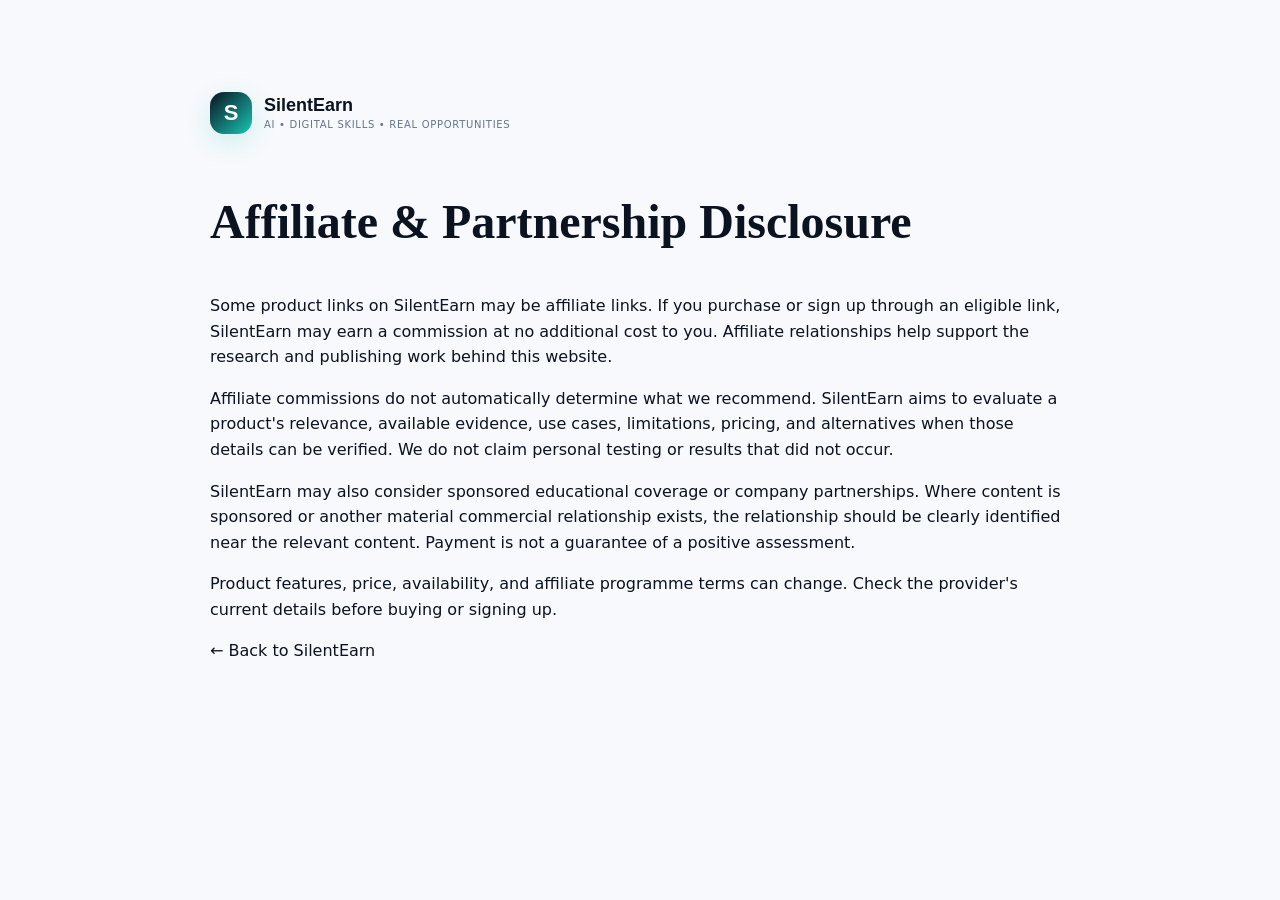
<file: affiliate-disclosure.html>
<!doctype html>
<html lang="en">
<head><meta charset="utf-8"><meta name="viewport" content="width=device-width,initial-scale=1"><meta name="description" content="SilentEarn's affiliate and sponsored-content disclosure policy."><meta name="theme-color" content="#0b1220"><title>Affiliate Disclosure — SilentEarn</title><link rel="icon" type="image/svg+xml" href="favicon.svg"><link rel="stylesheet" href="styles.css"></head>
<body><main class="section"><div class="container narrow">
<a class="brand" href="index.html"><span class="brand-mark">S</span><span class="brand-copy"><strong>SilentEarn</strong><small>AI • Digital Skills • Real Opportunities</small></span></a>
<h1 style="font-family:'Space Grotesk';font-size:clamp(36px,6vw,48px);margin-top:50px">Affiliate & Partnership Disclosure</h1>
<p>Some product links on SilentEarn may be affiliate links. If you purchase or sign up through an eligible link, SilentEarn may earn a commission at no additional cost to you. Affiliate relationships help support the research and publishing work behind this website.</p>
<p>Affiliate commissions do not automatically determine what we recommend. SilentEarn aims to evaluate a product's relevance, available evidence, use cases, limitations, pricing, and alternatives when those details can be verified. We do not claim personal testing or results that did not occur.</p>
<p>SilentEarn may also consider sponsored educational coverage or company partnerships. Where content is sponsored or another material commercial relationship exists, the relationship should be clearly identified near the relevant content. Payment is not a guarantee of a positive assessment.</p>
<p>Product features, price, availability, and affiliate programme terms can change. Check the provider's current details before buying or signing up.</p>
<p><a href="index.html">← Back to SilentEarn</a></p>
</div></main></body></html>
</file>
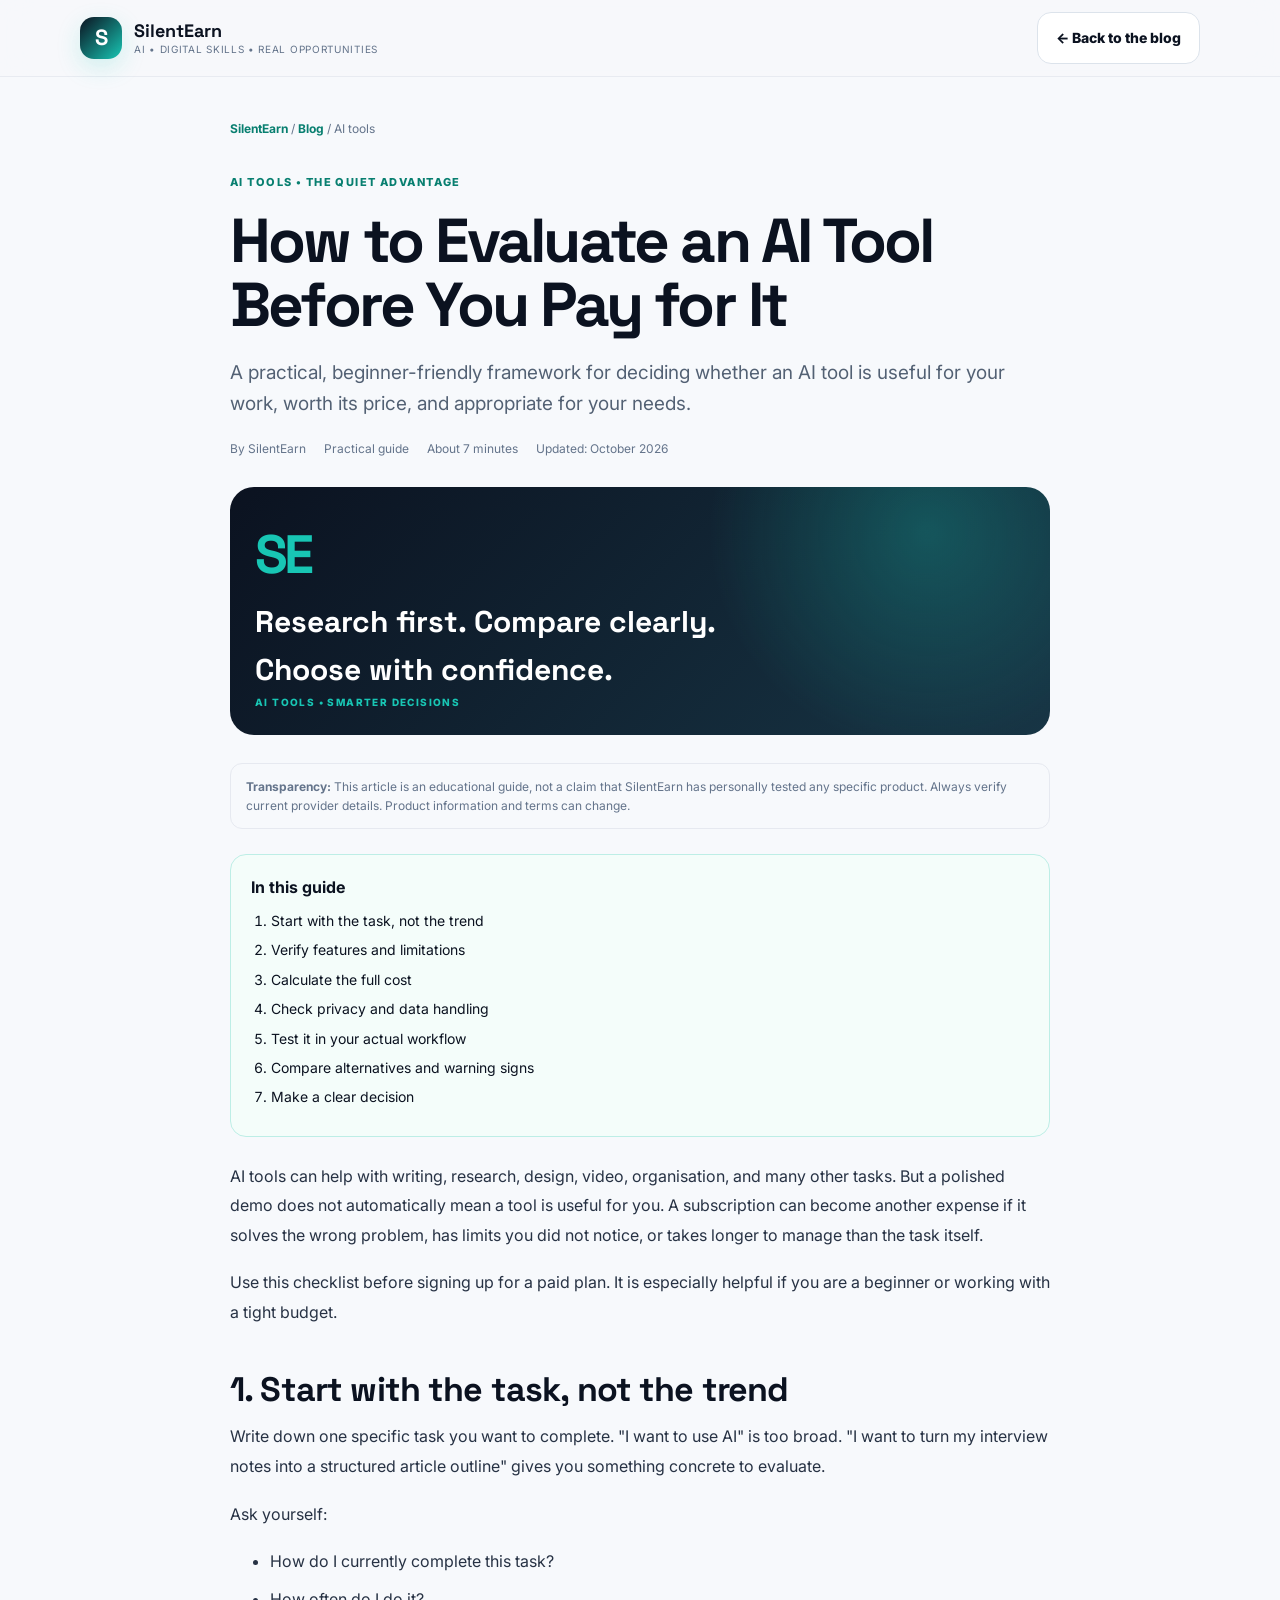
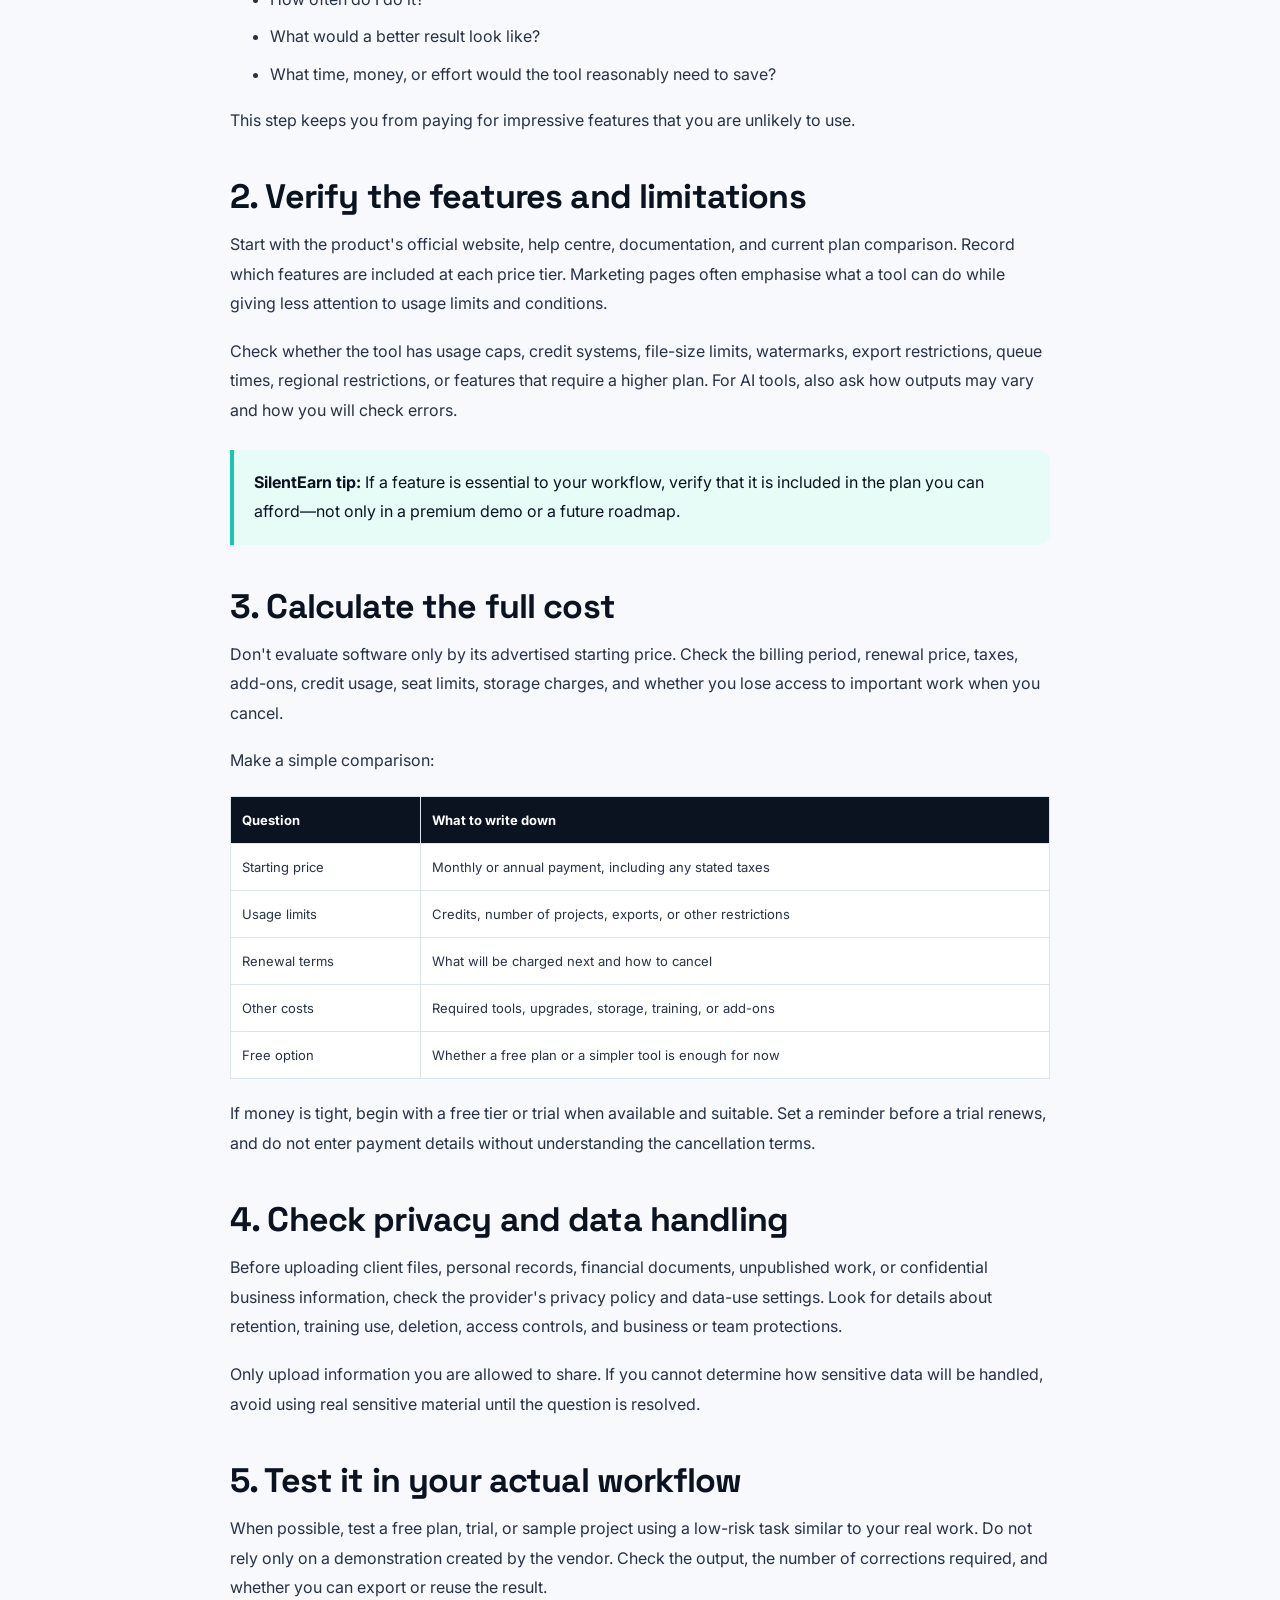
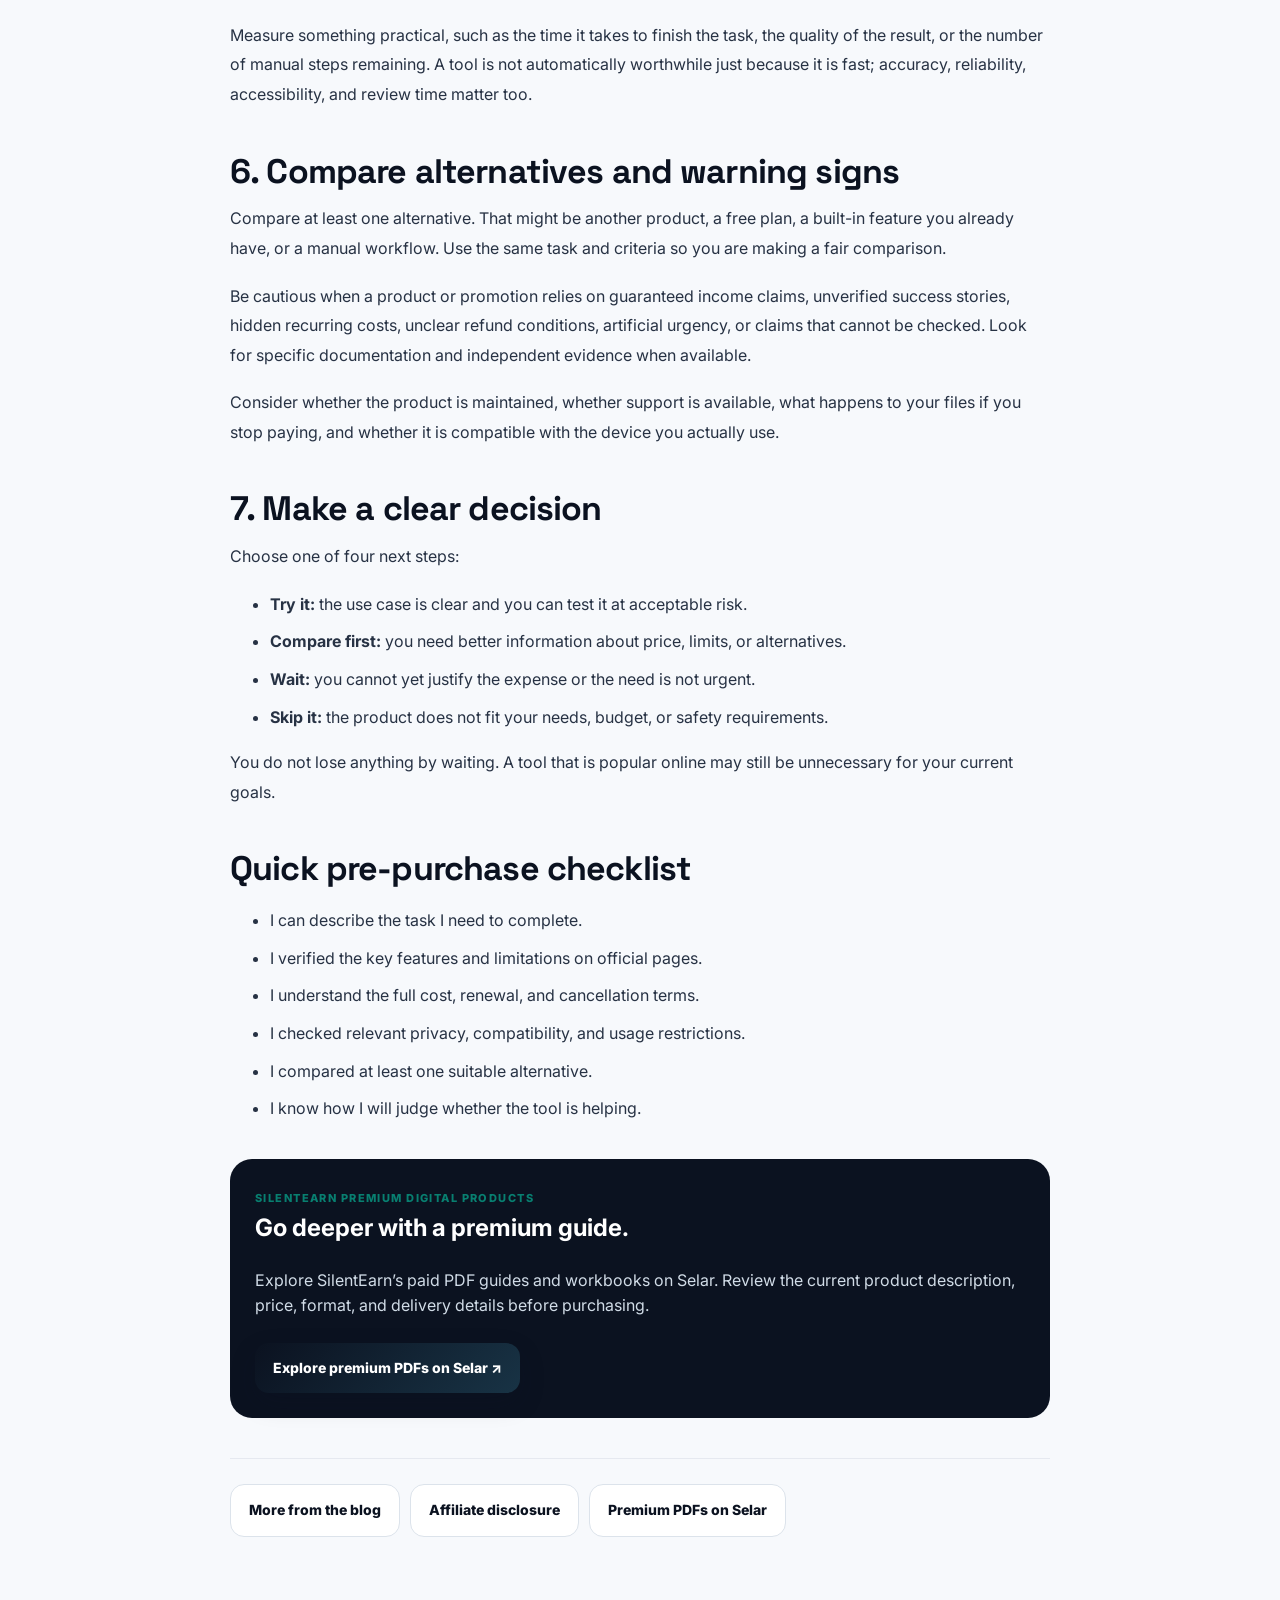
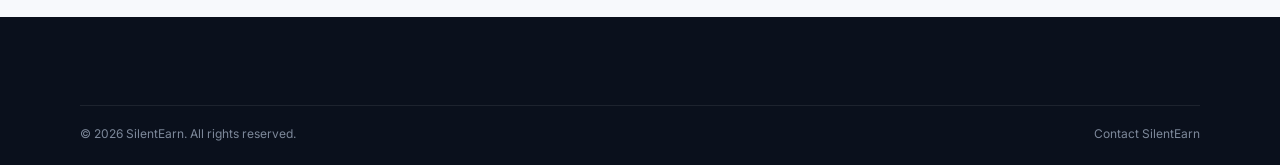
<file: how-to-evaluate-ai-tools-before-paying.html>
<!doctype html>
<html lang="en">
<head>
<meta charset="utf-8">
<meta name="viewport" content="width=device-width, initial-scale=1">
<meta name="theme-color" content="#0b1220">
<meta name="description" content="Learn how to evaluate an AI tool before paying: check the real use case, features, total cost, limits, privacy, terms, and alternatives.">
<meta name="keywords" content="how to evaluate AI tools, AI tool checklist, before paying for AI software, AI tool pricing, AI tool privacy, AI software comparison">
<meta property="og:title" content="How to Evaluate an AI Tool Before You Pay | SilentEarn">
<meta property="og:description" content="A practical checklist for comparing an AI tool's value, price, limitations, privacy, and alternatives before subscribing.">
<meta property="og:type" content="article">
<title>How to Evaluate an AI Tool Before You Pay | SilentEarn</title>
<link rel="icon" type="image/svg+xml" href="favicon.svg">
<link rel="preconnect" href="https://fonts.googleapis.com">
<link rel="preconnect" href="https://fonts.gstatic.com" crossorigin>
<link href="https://fonts.googleapis.com/css2?family=Inter:wght@400;500;600;700;800&family=Space+Grotesk:wght@500;600;700&display=swap" rel="stylesheet">
<link rel="stylesheet" href="styles.css">
<style>
.post-shell{max-width:860px;margin:0 auto;padding:42px 20px 80px}.post-breadcrumb{font-size:12px;color:#64748b;margin-bottom:30px}.post-breadcrumb a{color:#087f70;font-weight:700}.post-header .eyebrow{color:#087f70}.post-header h1{font-family:"Space Grotesk",sans-serif;font-size:clamp(36px,7vw,62px);line-height:1.04;letter-spacing:-.045em;margin:15px 0}.post-deck{font-size:19px;line-height:1.65;color:#536174}.post-meta{display:flex;flex-wrap:wrap;gap:10px 18px;margin:20px 0;color:#64748b;font-size:12px}.post-art{min-height:210px;border-radius:24px;background:radial-gradient(circle at 85% 18%,rgba(24,198,180,.28),transparent 30%),linear-gradient(135deg,#0b1220,#173545);display:flex;flex-direction:column;justify-content:space-between;padding:25px;color:white;margin:28px 0}.post-art .se-mark{font-family:"Space Grotesk",sans-serif;font-size:54px;font-weight:700;letter-spacing:-.08em;color:#18c6b4}.post-art small{font-size:10px;font-weight:800;letter-spacing:.14em;color:#18c6b4}.post-art strong{font-family:"Space Grotesk",sans-serif;font-size:clamp(20px,4vw,30px);max-width:500px}.post-disclosure{background:#f7f9fc;border:1px solid #e6e9f0;border-radius:12px;padding:13px 15px;font-size:12px;color:#64748b}.post-toc{background:#f4fdfa;border:1px solid #bdeee6;border-radius:16px;padding:20px;margin:25px 0}.post-toc strong{display:block;margin-bottom:9px}.post-toc ol{margin:0;padding-left:20px}.post-toc li{margin:7px 0;font-size:14px}.post-content{font-size:16px;line-height:1.85;color:#273244}.post-content h2{font-family:"Space Grotesk",sans-serif;font-size:clamp(25px,4vw,34px);line-height:1.2;color:#0b1220;letter-spacing:-.025em;margin:42px 0 12px;scroll-margin-top:90px}.post-content h3{font-family:"Space Grotesk",sans-serif;font-size:20px;color:#0b1220;margin:25px 0 8px}.post-content p{margin:0 0 18px}.post-content li{margin:8px 0}.post-content a{color:#087f70;text-decoration:underline;text-underline-offset:3px}.post-callout{background:#e7fbf7;border-left:4px solid #18c6b4;border-radius:0 12px 12px 0;padding:18px 20px;margin:24px 0;color:#0b1220}.post-table{border-collapse:collapse;width:100%;margin:20px 0}.post-table th,.post-table td{border:1px solid #dce5ec;padding:11px;text-align:left;vertical-align:top;font-size:13px}.post-table th{background:#0b1220;color:white}.post-table td{background:white}.post-cta{border-radius:22px;padding:25px;background:#0b1220;color:white;margin:35px 0}.post-cta h2{margin-top:0!important;color:white!important}.post-cta p{color:#d1dce7}.post-cta .btn{margin-top:8px}.post-footer-links{display:flex;gap:10px;flex-wrap:wrap;border-top:1px solid #e6e9f0;padding-top:25px;margin-top:40px}
@media(max-width:600px){.post-shell{padding:25px 16px 55px}.post-deck{font-size:17px}.post-art{min-height:180px}.post-table th,.post-table td{padding:7px;font-size:11px}}
</style>
</head>
<body>
<header class="site-header"><div class="container nav-wrap"><a class="brand" href="index.html"><span class="brand-mark">S</span><span class="brand-copy"><strong>SilentEarn</strong><small>AI • Digital Skills • Real Opportunities</small></span></a><a class="btn btn-secondary" href="index.html#articles">← Back to the blog</a></div></header>
<main class="post-shell">
  <div class="post-breadcrumb"><a href="index.html">SilentEarn</a> / <a href="index.html#articles">Blog</a> / AI tools</div>
  <header class="post-header">
    <span class="eyebrow">AI TOOLS • THE QUIET ADVANTAGE</span>
    <h1>How to Evaluate an AI Tool Before You Pay for It</h1>
    <p class="post-deck">A practical, beginner-friendly framework for deciding whether an AI tool is useful for your work, worth its price, and appropriate for your needs.</p>
    <div class="post-meta"><span>By SilentEarn</span><span>Practical guide</span><span>About 7 minutes</span><span>Updated: October 2026</span></div>
  </header>
  <div class="post-art" role="img" aria-label="SilentEarn editorial artwork about researching AI tools"><span class="se-mark">SE</span><strong>Research first. Compare clearly. Choose with confidence.</strong><small>AI TOOLS • SMARTER DECISIONS</small></div>
  <p class="post-disclosure"><strong>Transparency:</strong> This article is an educational guide, not a claim that SilentEarn has personally tested any specific product. Always verify current provider details. Product information and terms can change.</p>
  <nav class="post-toc" aria-label="Table of contents"><strong>In this guide</strong><ol>
    <li><a href="#task">Start with the task, not the trend</a></li>
    <li><a href="#features">Verify features and limitations</a></li>
    <li><a href="#cost">Calculate the full cost</a></li>
    <li><a href="#privacy">Check privacy and data handling</a></li>
    <li><a href="#fit">Test it in your actual workflow</a></li>
    <li><a href="#alternatives">Compare alternatives and warning signs</a></li>
    <li><a href="#decision">Make a clear decision</a></li>
  </ol></nav>
  <article class="post-content">
    <p>AI tools can help with writing, research, design, video, organisation, and many other tasks. But a polished demo does not automatically mean a tool is useful for you. A subscription can become another expense if it solves the wrong problem, has limits you did not notice, or takes longer to manage than the task itself.</p>
    <p>Use this checklist before signing up for a paid plan. It is especially helpful if you are a beginner or working with a tight budget.</p>

    <h2 id="task">1. Start with the task, not the trend</h2>
    <p>Write down one specific task you want to complete. "I want to use AI" is too broad. "I want to turn my interview notes into a structured article outline" gives you something concrete to evaluate.</p>
    <p>Ask yourself:</p>
    <ul><li>How do I currently complete this task?</li><li>How often do I do it?</li><li>What would a better result look like?</li><li>What time, money, or effort would the tool reasonably need to save?</li></ul>
    <p>This step keeps you from paying for impressive features that you are unlikely to use.</p>

    <h2 id="features">2. Verify the features and limitations</h2>
    <p>Start with the product's official website, help centre, documentation, and current plan comparison. Record which features are included at each price tier. Marketing pages often emphasise what a tool can do while giving less attention to usage limits and conditions.</p>
    <p>Check whether the tool has usage caps, credit systems, file-size limits, watermarks, export restrictions, queue times, regional restrictions, or features that require a higher plan. For AI tools, also ask how outputs may vary and how you will check errors.</p>
    <div class="post-callout"><strong>SilentEarn tip:</strong> If a feature is essential to your workflow, verify that it is included in the plan you can afford—not only in a premium demo or a future roadmap.</div>

    <h2 id="cost">3. Calculate the full cost</h2>
    <p>Don't evaluate software only by its advertised starting price. Check the billing period, renewal price, taxes, add-ons, credit usage, seat limits, storage charges, and whether you lose access to important work when you cancel.</p>
    <p>Make a simple comparison:</p>
    <table class="post-table"><thead><tr><th>Question</th><th>What to write down</th></tr></thead><tbody><tr><td>Starting price</td><td>Monthly or annual payment, including any stated taxes</td></tr><tr><td>Usage limits</td><td>Credits, number of projects, exports, or other restrictions</td></tr><tr><td>Renewal terms</td><td>What will be charged next and how to cancel</td></tr><tr><td>Other costs</td><td>Required tools, upgrades, storage, training, or add-ons</td></tr><tr><td>Free option</td><td>Whether a free plan or a simpler tool is enough for now</td></tr></tbody></table>
    <p>If money is tight, begin with a free tier or trial when available and suitable. Set a reminder before a trial renews, and do not enter payment details without understanding the cancellation terms.</p>

    <h2 id="privacy">4. Check privacy and data handling</h2>
    <p>Before uploading client files, personal records, financial documents, unpublished work, or confidential business information, check the provider's privacy policy and data-use settings. Look for details about retention, training use, deletion, access controls, and business or team protections.</p>
    <p>Only upload information you are allowed to share. If you cannot determine how sensitive data will be handled, avoid using real sensitive material until the question is resolved.</p>

    <h2 id="fit">5. Test it in your actual workflow</h2>
    <p>When possible, test a free plan, trial, or sample project using a low-risk task similar to your real work. Do not rely only on a demonstration created by the vendor. Check the output, the number of corrections required, and whether you can export or reuse the result.</p>
    <p>Measure something practical, such as the time it takes to finish the task, the quality of the result, or the number of manual steps remaining. A tool is not automatically worthwhile just because it is fast; accuracy, reliability, accessibility, and review time matter too.</p>

    <h2 id="alternatives">6. Compare alternatives and warning signs</h2>
    <p>Compare at least one alternative. That might be another product, a free plan, a built-in feature you already have, or a manual workflow. Use the same task and criteria so you are making a fair comparison.</p>
    <p>Be cautious when a product or promotion relies on guaranteed income claims, unverified success stories, hidden recurring costs, unclear refund conditions, artificial urgency, or claims that cannot be checked. Look for specific documentation and independent evidence when available.</p>
    <p>Consider whether the product is maintained, whether support is available, what happens to your files if you stop paying, and whether it is compatible with the device you actually use.</p>

    <h2 id="decision">7. Make a clear decision</h2>
    <p>Choose one of four next steps:</p>
    <ul><li><strong>Try it:</strong> the use case is clear and you can test it at acceptable risk.</li><li><strong>Compare first:</strong> you need better information about price, limits, or alternatives.</li><li><strong>Wait:</strong> you cannot yet justify the expense or the need is not urgent.</li><li><strong>Skip it:</strong> the product does not fit your needs, budget, or safety requirements.</li></ul>
    <p>You do not lose anything by waiting. A tool that is popular online may still be unnecessary for your current goals.</p>

    <h2>Quick pre-purchase checklist</h2>
    <ul><li>I can describe the task I need to complete.</li><li>I verified the key features and limitations on official pages.</li><li>I understand the full cost, renewal, and cancellation terms.</li><li>I checked relevant privacy, compatibility, and usage restrictions.</li><li>I compared at least one suitable alternative.</li><li>I know how I will judge whether the tool is helping.</li></ul>
  </article>
  <div class="post-cta"><span class="eyebrow">SILENTEARN PREMIUM DIGITAL PRODUCTS</span><h2>Go deeper with a premium guide.</h2><p>Explore SilentEarn’s paid PDF guides and workbooks on Selar. Review the current product description, price, format, and delivery details before purchasing.</p><a class="btn btn-primary" href="https://selar.com/m/SilentEarn" target="_blank" rel="noopener">Explore premium PDFs on Selar ↗</a></div>
  <div class="post-footer-links"><a class="btn btn-secondary" href="index.html#articles">More from the blog</a><a class="btn btn-secondary" href="affiliate-disclosure.html">Affiliate disclosure</a><a class="btn btn-secondary" href="https://selar.com/m/SilentEarn" target="_blank" rel="noopener">Premium PDFs on Selar</a></div>
</main>
<footer class="site-footer"><div class="container footer-bottom"><span>© <span id="year"></span> SilentEarn. All rights reserved.</span><a href="mailto:SilentEarnn@gmail.com">Contact SilentEarn</a></div></footer>
<script>document.getElementById('year').textContent=new Date().getFullYear();</script>
</body></html>
</file>
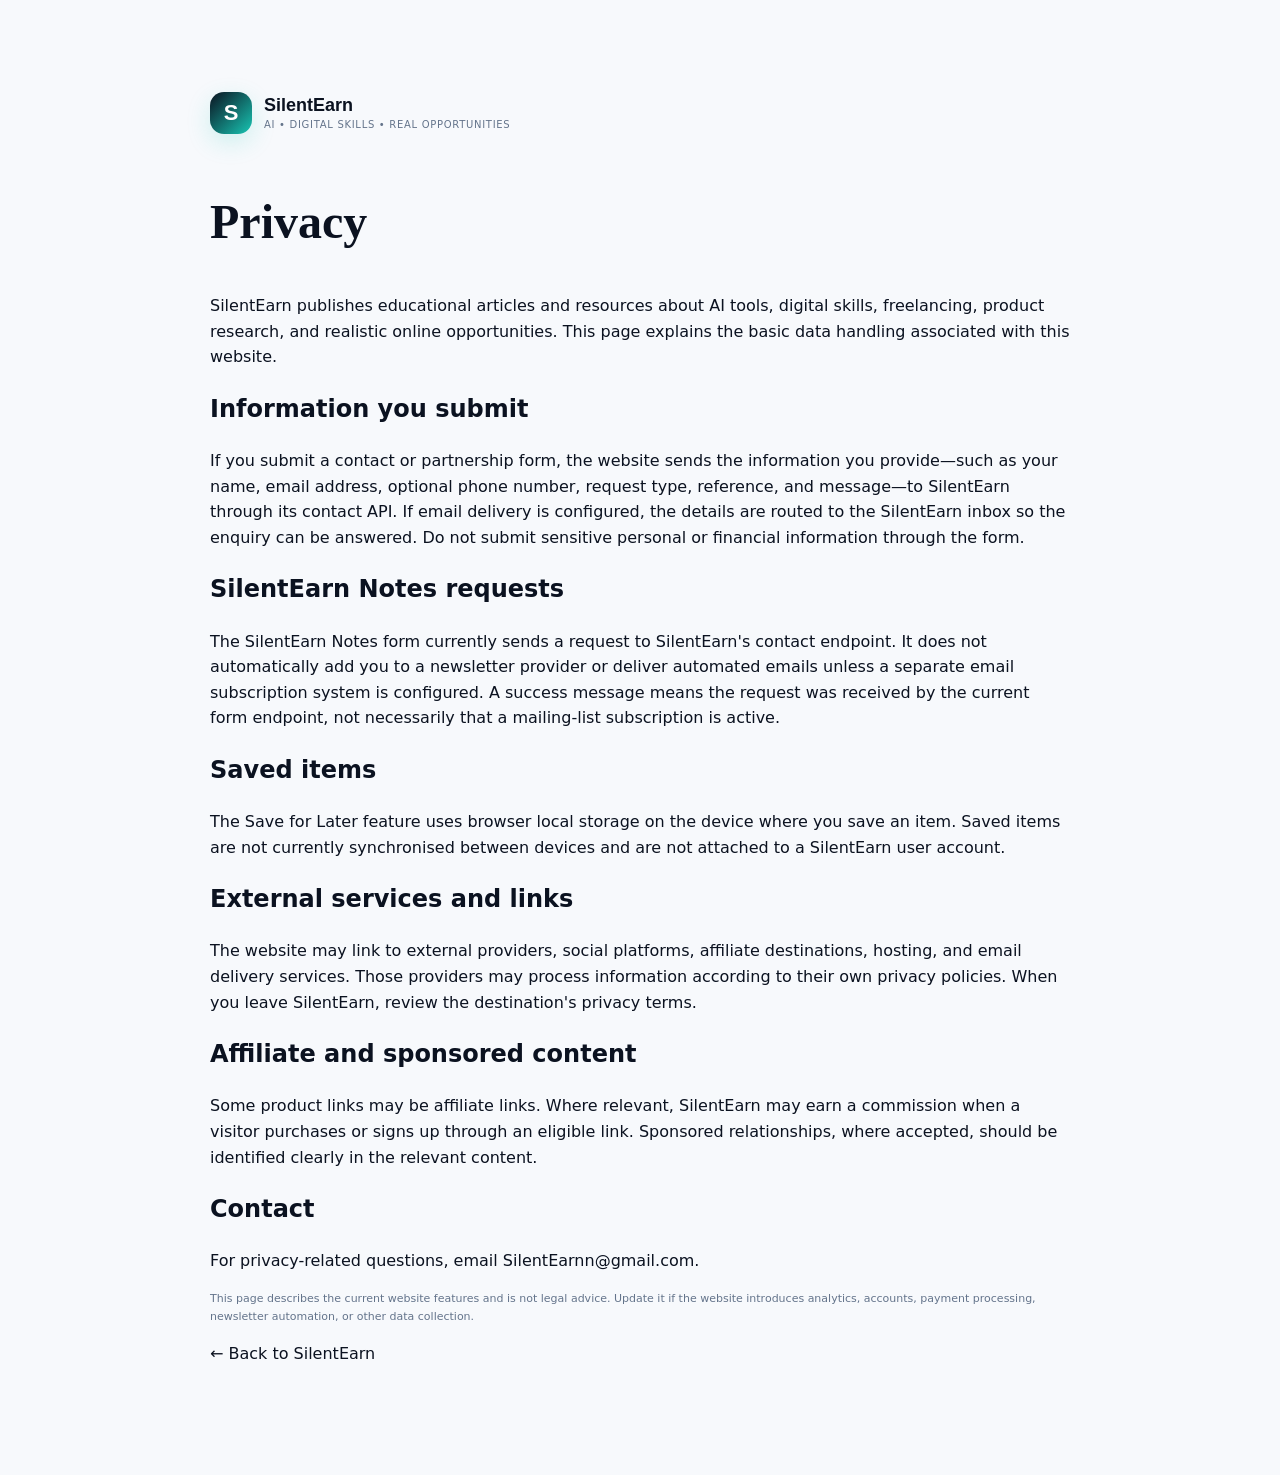
<file: privacy.html>
<!doctype html>
<html lang="en">
<head><meta charset="utf-8"><meta name="viewport" content="width=device-width,initial-scale=1"><meta name="description" content="SilentEarn privacy information for website forms, saved items, and external links."><meta name="theme-color" content="#0b1220"><title>Privacy — SilentEarn</title><link rel="icon" type="image/svg+xml" href="favicon.svg"><link rel="stylesheet" href="styles.css"></head>
<body><main class="section"><div class="container narrow">
<a class="brand" href="index.html"><span class="brand-mark">S</span><span class="brand-copy"><strong>SilentEarn</strong><small>AI • Digital Skills • Real Opportunities</small></span></a>
<h1 style="font-family:'Space Grotesk';font-size:clamp(36px,6vw,48px);margin-top:50px">Privacy</h1>
<p>SilentEarn publishes educational articles and resources about AI tools, digital skills, freelancing, product research, and realistic online opportunities. This page explains the basic data handling associated with this website.</p>
<h2>Information you submit</h2>
<p>If you submit a contact or partnership form, the website sends the information you provide—such as your name, email address, optional phone number, request type, reference, and message—to SilentEarn through its contact API. If email delivery is configured, the details are routed to the SilentEarn inbox so the enquiry can be answered. Do not submit sensitive personal or financial information through the form.</p>
<h2>SilentEarn Notes requests</h2>
<p>The SilentEarn Notes form currently sends a request to SilentEarn's contact endpoint. It does not automatically add you to a newsletter provider or deliver automated emails unless a separate email subscription system is configured. A success message means the request was received by the current form endpoint, not necessarily that a mailing-list subscription is active.</p>
<h2>Saved items</h2>
<p>The Save for Later feature uses browser local storage on the device where you save an item. Saved items are not currently synchronised between devices and are not attached to a SilentEarn user account.</p>
<h2>External services and links</h2>
<p>The website may link to external providers, social platforms, affiliate destinations, hosting, and email delivery services. Those providers may process information according to their own privacy policies. When you leave SilentEarn, review the destination's privacy terms.</p>
<h2>Affiliate and sponsored content</h2>
<p>Some product links may be affiliate links. Where relevant, SilentEarn may earn a commission when a visitor purchases or signs up through an eligible link. Sponsored relationships, where accepted, should be identified clearly in the relevant content.</p>
<h2>Contact</h2>
<p>For privacy-related questions, email <a href="mailto:SilentEarnn@gmail.com">SilentEarnn@gmail.com</a>.</p>
<p class="small-note">This page describes the current website features and is not legal advice. Update it if the website introduces analytics, accounts, payment processing, newsletter automation, or other data collection.</p>
<p><a href="index.html">← Back to SilentEarn</a></p>
</div></main></body></html>
</file>
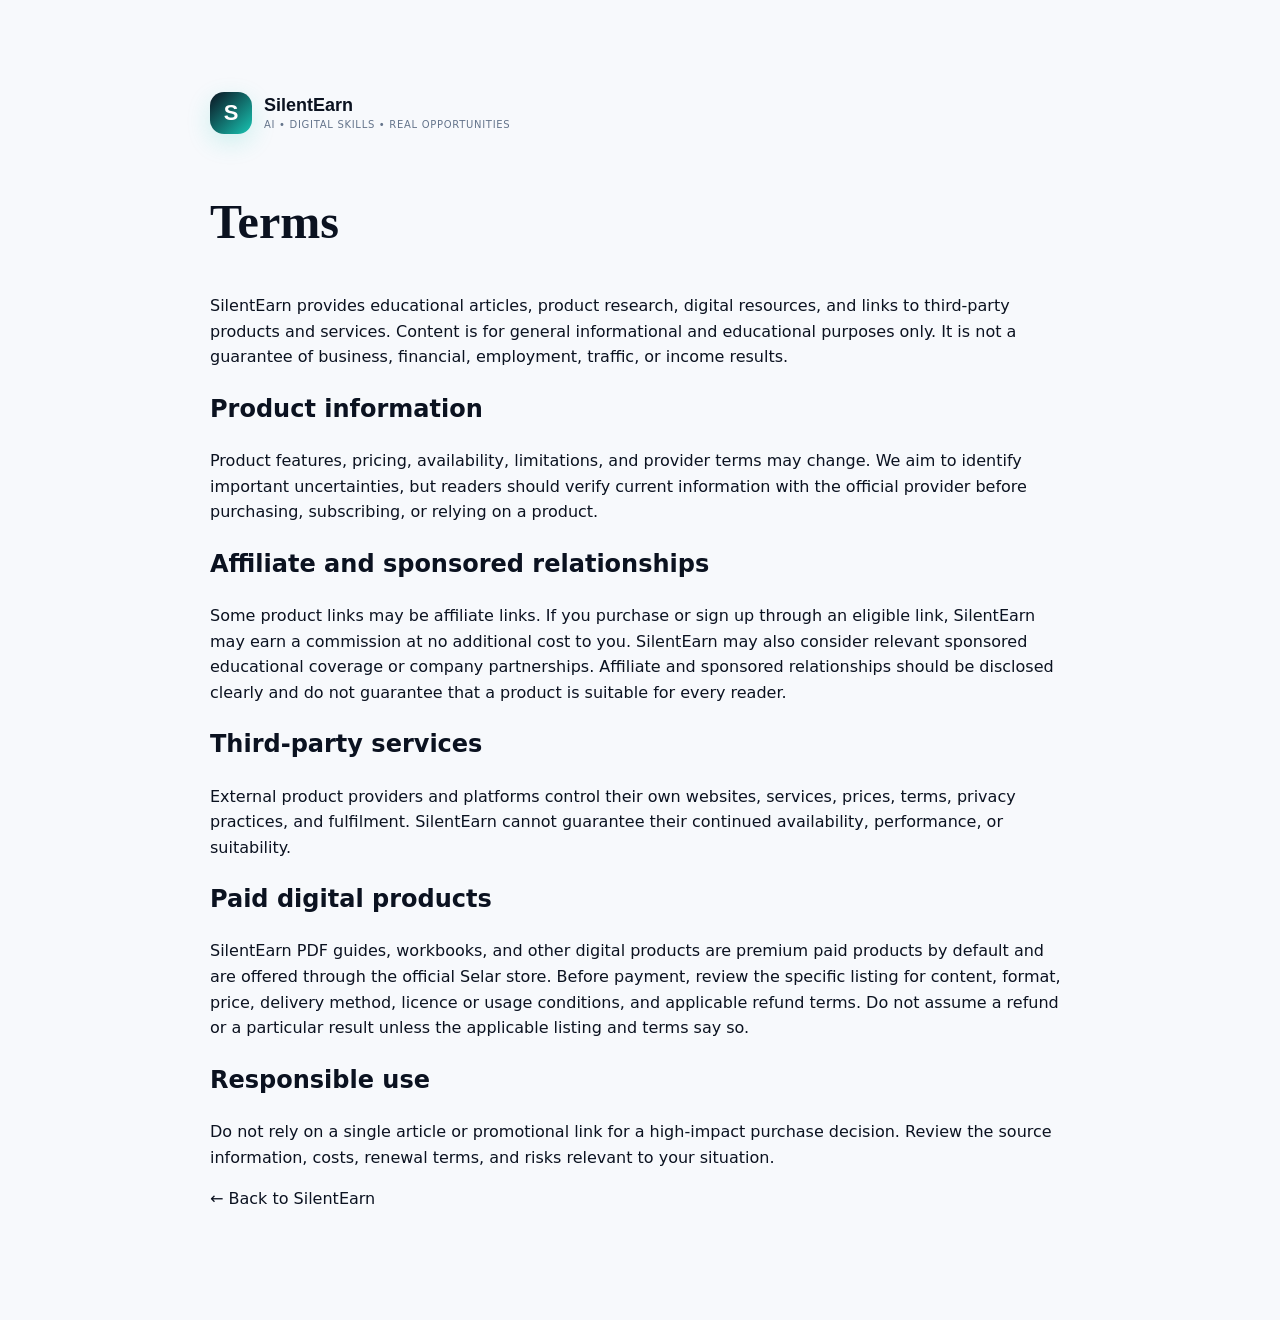
<file: terms.html>
<!doctype html>
<html lang="en">
<head><meta charset="utf-8"><meta name="viewport" content="width=device-width,initial-scale=1"><meta name="description" content="Terms for using the SilentEarn digital publishing website and resources."><meta name="theme-color" content="#0b1220"><title>Terms — SilentEarn</title><link rel="icon" type="image/svg+xml" href="favicon.svg"><link rel="stylesheet" href="styles.css"></head>
<body><main class="section"><div class="container narrow">
<a class="brand" href="index.html"><span class="brand-mark">S</span><span class="brand-copy"><strong>SilentEarn</strong><small>AI • Digital Skills • Real Opportunities</small></span></a>
<h1 style="font-family:'Space Grotesk';font-size:clamp(36px,6vw,48px);margin-top:50px">Terms</h1>
<p>SilentEarn provides educational articles, product research, digital resources, and links to third-party products and services. Content is for general informational and educational purposes only. It is not a guarantee of business, financial, employment, traffic, or income results.</p>
<h2>Product information</h2>
<p>Product features, pricing, availability, limitations, and provider terms may change. We aim to identify important uncertainties, but readers should verify current information with the official provider before purchasing, subscribing, or relying on a product.</p>
<h2>Affiliate and sponsored relationships</h2>
<p>Some product links may be affiliate links. If you purchase or sign up through an eligible link, SilentEarn may earn a commission at no additional cost to you. SilentEarn may also consider relevant sponsored educational coverage or company partnerships. Affiliate and sponsored relationships should be disclosed clearly and do not guarantee that a product is suitable for every reader.</p>
<h2>Third-party services</h2>
<p>External product providers and platforms control their own websites, services, prices, terms, privacy practices, and fulfilment. SilentEarn cannot guarantee their continued availability, performance, or suitability.</p>
<h2>Paid digital products</h2>
<p>SilentEarn PDF guides, workbooks, and other digital products are premium paid products by default and are offered through the official Selar store. Before payment, review the specific listing for content, format, price, delivery method, licence or usage conditions, and applicable refund terms. Do not assume a refund or a particular result unless the applicable listing and terms say so.</p>
<h2>Responsible use</h2>
<p>Do not rely on a single article or promotional link for a high-impact purchase decision. Review the source information, costs, renewal terms, and risks relevant to your situation.</p>
<p><a href="index.html">← Back to SilentEarn</a></p>
</div></main></body></html>
</file>
<file: styles.css>
:root{
  --bg:#f7f8fb; --surface:#ffffff; --ink:#0b1220; --muted:#5b6475; --line:#e6e9f0;
  --brand:#18c6b4; --brand-2:#5eead4; --dark:#0b1220; --dark-2:#151e32; --success:#138a5e; --danger:#b42318;
  --radius:22px; --shadow:0 16px 50px rgba(11,18,32,.10); --shadow-soft:0 8px 28px rgba(11,18,32,.07);
}
*{box-sizing:border-box}
html{scroll-behavior:smooth}
body{margin:0;font-family:Inter,system-ui,sans-serif;color:var(--ink);background:var(--bg);line-height:1.6}
a{color:inherit;text-decoration:none}
button,input,textarea,select{font:inherit}
.container{width:min(1120px,calc(100% - 40px));margin:0 auto}
.narrow{width:min(860px,calc(100% - 40px))}
.section{padding:92px 0}
.soft-section{background:#eef1f7}
.dark-section{background:linear-gradient(135deg,#0b1220,#18233b);color:#fff}
.dark-heading p{color:#bcc7d8}
.site-header{position:sticky;top:0;z-index:50;background:rgba(247,248,251,.90);backdrop-filter:blur(16px);border-bottom:1px solid rgba(230,233,240,.9)}
.nav-wrap{display:flex;align-items:center;justify-content:space-between;min-height:76px}
.brand{display:flex;gap:12px;align-items:center}
.brand-mark{width:42px;height:42px;border-radius:14px;display:grid;place-items:center;color:#fff;font-family:"Space Grotesk",sans-serif;font-size:22px;font-weight:700;background:linear-gradient(135deg,var(--brand),var(--brand-2));box-shadow:0 8px 24px rgba(24,198,180,.24)}
.brand-copy{display:flex;flex-direction:column;line-height:1.1}
.brand-copy strong{font-family:"Space Grotesk",sans-serif;font-size:18px}
.brand-copy small{margin-top:4px;font-size:10px;color:var(--muted);letter-spacing:.07em;text-transform:uppercase}
.site-nav{display:flex;gap:18px;align-items:center;font-size:13px;font-weight:700}
.site-nav a{transition:.2s}
.site-nav a:hover{color:var(--brand)}
.nav-cta{padding:10px 14px;border-radius:999px;background:var(--dark);color:#fff!important}
.menu-toggle{display:none;background:none;border:0;font-size:26px}
.hero{padding:90px 0 76px;background:radial-gradient(circle at 15% 15%,rgba(109,93,252,.10),transparent 35%),radial-gradient(circle at 80% 20%,rgba(0,194,168,.10),transparent 32%)}
.hero-grid{display:grid;grid-template-columns:1.08fr .92fr;gap:64px;align-items:center}
.eyebrow{display:inline-flex;gap:8px;align-items:center;font-size:11px;font-weight:800;letter-spacing:.13em;color:#6f7481;text-transform:uppercase}
.hero h1{font-family:"Space Grotesk",sans-serif;font-size:clamp(48px,7vw,78px);line-height:1.02;letter-spacing:-.045em;margin:18px 0}
.hero h1 span{background:linear-gradient(120deg,var(--brand),var(--brand-2));-webkit-background-clip:text;background-clip:text;color:transparent}
.hero-copy{font-size:19px;color:var(--muted);max-width:700px}
.hero-actions{display:flex;flex-wrap:wrap;gap:12px;margin:28px 0}
.btn{display:inline-flex;align-items:center;justify-content:center;gap:10px;border:0;border-radius:14px;padding:14px 18px;font-weight:800;font-size:14px;cursor:pointer;transition:.2s}
.btn:hover{transform:translateY(-1px)}
.btn-primary{background:var(--dark);color:#fff;box-shadow:0 10px 26px rgba(11,18,32,.18)}
.btn-secondary{background:#fff;border:1px solid var(--line)}
.btn-whatsapp{background:#11b76b;color:#fff}
.trust-row{display:flex;gap:10px;flex-wrap:wrap;font-size:12px;color:#697384}
.trust-row span{background:#fff;border:1px solid var(--line);border-radius:999px;padding:7px 10px}
.hero-card{min-height:420px;border-radius:30px;position:relative;overflow:hidden;background:linear-gradient(145deg,#10182b,#202e4a);box-shadow:0 34px 70px rgba(11,18,32,.2)}
.orb{position:absolute;border-radius:999px;filter:blur(4px);opacity:.4}
.orb-one{width:220px;height:220px;right:-50px;top:-40px;background:#18c6b4}
.orb-two{width:180px;height:180px;left:-60px;bottom:-30px;background:#5eead4}
.hero-panel{position:absolute;inset:30px;display:flex;flex-direction:column;gap:12px;padding:22px;border-radius:24px;background:rgba(8,14,27,.65);backdrop-filter:blur(18px);border:1px solid rgba(255,255,255,.12)}
.panel-top{font-size:12px;color:#d8def0;margin-bottom:6px;letter-spacing:.08em;text-transform:uppercase}
.status-dot{display:inline-block;width:8px;height:8px;border-radius:999px;background:#25d68a;margin-right:6px}
.stack-item{display:flex;align-items:center;gap:14px;padding:16px;border-radius:18px;background:rgba(255,255,255,.06);border:1px solid rgba(255,255,255,.08)}
.stack-item>span{font-size:24px}.stack-item div{display:flex;flex-direction:column}.stack-item strong{color:#fff}.stack-item small{color:#9da8bd;margin-top:2px}
.stats-section{padding:22px 0;background:#fff;border-top:1px solid var(--line);border-bottom:1px solid var(--line)}
.stats-grid{display:grid;grid-template-columns:repeat(4,1fr);gap:0}
.stats-grid>div{display:flex;align-items:center;gap:12px;padding:8px 18px;border-right:1px solid var(--line)}
.stats-grid>div:last-child{border-right:0}.stats-grid strong{font-family:"Space Grotesk";font-size:20px;color:var(--brand)}.stats-grid span{font-size:13px;font-weight:700}
.section-heading{display:flex;align-items:end;justify-content:space-between;gap:30px;margin-bottom:36px}
.section-heading.centered{display:block;text-align:center;max-width:780px;margin-inline:auto;margin-bottom:40px}
.section-heading h2{font-family:"Space Grotesk",sans-serif;font-size:clamp(34px,4vw,48px);line-height:1.05;letter-spacing:-.03em;margin:10px 0}
.section-heading p{max-width:560px;color:var(--muted);margin:0}
.subsection-heading{display:flex;align-items:end;justify-content:space-between;gap:30px;margin:58px 0 24px}
.subsection-heading h3{font-family:"Space Grotesk";font-size:30px;line-height:1;margin:9px 0 0}.subsection-heading p{max-width:520px;color:var(--muted);margin:0}
.video-grid{display:grid;grid-template-columns:repeat(3,1fr);gap:20px}
.video-card{background:#fff;border:1px solid var(--line);border-radius:24px;overflow:hidden;box-shadow:var(--shadow-soft);display:flex;flex-direction:column}
.video-thumb{aspect-ratio:16/9;position:relative;display:grid;place-items:center;background:linear-gradient(135deg,#10182b,#24365d);overflow:hidden}
.video-thumb:before{content:"";position:absolute;inset:0;background:radial-gradient(circle at 20% 20%,rgba(109,93,252,.55),transparent 35%),radial-gradient(circle at 80% 80%,rgba(0,194,168,.4),transparent 32%)}
.video-thumb img{width:100%;height:100%;object-fit:cover;display:block;position:relative;z-index:1}
.video-thumb .play{position:relative;z-index:2;width:60px;height:60px;border-radius:999px;display:grid;place-items:center;background:rgba(255,255,255,.95);color:var(--dark);font-size:22px;box-shadow:0 12px 28px rgba(0,0,0,.2)}
.video-thumb .coming{position:absolute;left:14px;bottom:12px;z-index:2;color:#fff;background:rgba(11,18,32,.72);border:1px solid rgba(255,255,255,.15);border-radius:999px;padding:5px 9px;font-size:10px;font-weight:800;text-transform:uppercase;letter-spacing:.08em}
.video-body{padding:20px;display:flex;flex-direction:column;flex:1}
.video-tag{font-size:10px;font-weight:800;color:var(--brand);letter-spacing:.11em;text-transform:uppercase}.video-card h3{font-family:"Space Grotesk";font-size:22px;line-height:1.18;margin:10px 0 8px}.video-card p{color:var(--muted);margin:0 0 15px;font-size:14px}.video-meta{display:flex;justify-content:space-between;gap:10px;color:#7d8796;font-size:11px;margin-top:auto}.video-links{display:flex;flex-wrap:wrap;gap:8px;margin-top:16px}.mini-btn{display:inline-flex;align-items:center;justify-content:center;padding:9px 11px;border-radius:10px;background:#f4f5fa;border:1px solid var(--line);font-size:12px;font-weight:800}.mini-btn:hover{border-color:#c9c1ff;color:var(--brand)}.mini-btn.disabled{opacity:.5;pointer-events:none}
.video-note{margin-top:22px;border:1px dashed #cfd5e1;border-radius:18px;background:#f9fafc;padding:16px 18px;display:flex;align-items:center;justify-content:space-between;gap:18px}.video-note div{display:flex;flex-direction:column}.video-note span{color:var(--muted);font-size:13px}
.transcript-grid{display:grid;grid-template-columns:repeat(3,1fr);gap:16px}.transcript-card{border:1px solid var(--line);border-radius:18px;padding:18px;background:#fff}.transcript-card h4{font-family:"Space Grotesk";font-size:19px;line-height:1.2;margin:7px 0}.transcript-card p{font-size:13px;color:var(--muted)}.transcript-card .mini-btn{margin-top:8px}
.resource-grid{display:grid;grid-template-columns:repeat(3,1fr);gap:18px}.resource-card{background:#fff;border:1px solid var(--line);border-radius:22px;padding:22px;box-shadow:var(--shadow-soft)}.resource-card>span{font-size:28px;display:block;margin-bottom:10px}.resource-card h3{font-family:"Space Grotesk";font-size:21px;margin:0 0 8px}.resource-card p{margin:0;color:var(--muted);font-size:14px}.resource-card .mini-btn{margin-top:16px}
.tool-grid{display:grid;grid-template-columns:repeat(3,1fr);gap:16px}.tool-card{padding:22px;border-radius:20px;background:rgba(255,255,255,.06);border:1px solid rgba(255,255,255,.1)}.tool-card>span{font-size:28px}.tool-card h3{font-family:"Space Grotesk";font-size:21px;margin:9px 0 7px;color:#fff}.tool-card p{color:#b9c4d8;font-size:14px;margin:0}.tool-card .tool-status{margin-top:14px;color:#9da8bd;font-size:11px;text-transform:uppercase;letter-spacing:.08em}.tool-note{margin-top:18px;color:#aab6ca;font-size:12px}
.recommendation-grid{display:grid;grid-template-columns:repeat(3,1fr);gap:18px}.recommendation-card{background:#fff;border:1px solid var(--line);border-radius:22px;padding:22px;box-shadow:var(--shadow-soft)}.recommendation-card .rec-label{font-size:10px;color:var(--brand);font-weight:800;letter-spacing:.1em;text-transform:uppercase}.recommendation-card h3{font-family:"Space Grotesk";font-size:21px;margin:8px 0}.recommendation-card p{color:var(--muted);font-size:14px;margin:0}.recommendation-card .mini-btn{margin-top:16px}
.large-note{max-width:880px;margin:24px auto 0}
.product-grid{display:grid;grid-template-columns:repeat(3,1fr);gap:20px}.product-card{background:#fff;border:1px solid var(--line);border-radius:24px;padding:24px;display:flex;flex-direction:column;box-shadow:var(--shadow-soft)}.product-badge{font-size:11px;font-weight:800;letter-spacing:.1em;text-transform:uppercase;color:var(--brand);margin-bottom:10px}.product-card h3{font-family:"Space Grotesk",sans-serif;font-size:25px;line-height:1.15;margin:0 0 10px}.product-card p{color:var(--muted);margin:0 0 18px}.product-features{padding:0;margin:0 0 22px;list-style:none;display:grid;gap:10px;color:#424b5c;font-size:14px}.product-features li:before{content:'✓';color:var(--success);font-weight:800;margin-right:9px}.product-bottom{margin-top:auto;display:flex;align-items:center;justify-content:space-between;gap:14px}.price{font-family:"Space Grotesk",sans-serif;font-weight:800;font-size:23px}.product-note{font-size:11px;color:#7d8491;margin-top:9px}.store-note{margin-top:18px;padding:14px 16px;border:1px dashed #cfd5e1;border-radius:16px;background:#fff;color:#616a79;font-size:13px}
.service-grid{display:grid;grid-template-columns:repeat(4,1fr);gap:18px}.service-card{background:#fff;border:1px solid var(--line);border-radius:22px;padding:22px;box-shadow:var(--shadow-soft)}.service-card>span{display:block;font-size:28px;margin-bottom:14px}.service-card h3{font-family:"Space Grotesk",sans-serif;margin:0 0 7px;font-size:20px}.service-card p{margin:0;color:var(--muted);font-size:14px}.custom-cta{margin-top:28px;border:1px solid var(--line);border-radius:22px;padding:20px 22px;background:linear-gradient(110deg,#e7fbf7,#f0fdfa);display:flex;align-items:center;justify-content:space-between;gap:20px}.custom-cta div{display:flex;flex-direction:column}.custom-cta div span{color:var(--muted);font-size:14px}
.about-section{background:#fff}.split-section{display:grid;grid-template-columns:1fr .8fr;gap:70px;align-items:center}.split-section h2{font-family:"Space Grotesk";font-size:clamp(36px,4vw,50px);line-height:1.05;letter-spacing:-.03em;margin:14px 0}.split-section>div>p{color:var(--muted);font-size:17px;max-width:700px}.principles{display:grid;gap:16px;margin-top:26px}.principles>div{display:grid;grid-template-columns:42px 1fr;gap:12px;align-items:start}.principles b{width:42px;height:42px;border-radius:12px;display:grid;place-items:center;background:#d9faf5;color:var(--brand);font-size:12px}.principles span{display:flex;flex-direction:column}.principles small{color:var(--muted);margin-top:2px}
.quote-card{padding:36px;border-radius:28px;background:linear-gradient(145deg,#10182b,#1b2841);color:#fff;box-shadow:var(--shadow)}.quote-mark{font-size:88px;line-height:.7;color:#6d5dfc}.quote-card p{font-family:"Space Grotesk";font-size:34px;line-height:1.15;letter-spacing:-.03em}.quote-card span{color:#bcc6d6}
.newsletter-section{background:linear-gradient(135deg,#eaf1ff,#edfdf8)}.newsletter-card{display:grid;grid-template-columns:1fr .9fr;gap:40px;align-items:center;padding:34px;border:1px solid var(--line);border-radius:28px;background:#fff;box-shadow:var(--shadow)}.newsletter-card h2{font-family:"Space Grotesk";font-size:clamp(34px,4vw,48px);line-height:1.05;letter-spacing:-.03em;margin:12px 0}.newsletter-card p{color:var(--muted);max-width:620px}.newsletter-form{display:grid;gap:10px}.newsletter-form label{display:grid;gap:7px}.newsletter-form label>span{font-size:12px;font-weight:700;color:#515b6b}.newsletter-form input{padding:13px 14px}.newsletter-form small{font-size:11px;color:#7c8796}.newsletter-form .form-status{margin:3px 0 0}
.faq-list{display:grid;gap:12px}.faq-list details{background:#fff;border:1px solid var(--line);border-radius:16px;padding:0 18px;box-shadow:0 4px 18px rgba(11,18,32,.04)}.faq-list summary{cursor:pointer;list-style:none;padding:18px 0;font-weight:700}.faq-list summary::-webkit-details-marker{display:none}.faq-list summary:after{content:'+';float:right;color:var(--brand);font-size:22px}.faq-list details[open] summary:after{content:'–'}.faq-list p{margin:0 0 18px;color:var(--muted)}
.contact-section{background:linear-gradient(135deg,#eaf1ff,#edfdf8)}.contact-grid{display:grid;grid-template-columns:.9fr 1.1fr;gap:44px;align-items:start}.contact-grid h2{font-family:"Space Grotesk";font-size:clamp(36px,4vw,50px);line-height:1.05;letter-spacing:-.03em;margin:12px 0}.contact-grid>div>p{color:var(--muted);font-size:16px}.contact-links{display:grid;gap:10px;margin:24px 0}.contact-links a{display:flex;gap:13px;align-items:center;padding:14px 16px;background:#fff;border:1px solid var(--line);border-radius:16px}.contact-links a>span{font-size:22px}.contact-links div{display:flex;flex-direction:column}.contact-links small{color:#7b8492;font-size:11px;text-transform:uppercase;letter-spacing:.08em}.affiliate-note{font-size:12px;color:#657080;background:#fff8db;border:1px solid #f2e2a4;border-radius:14px;padding:14px 15px}
.contact-form{background:#fff;padding:24px;border-radius:24px;border:1px solid var(--line);box-shadow:var(--shadow)}.form-grid{display:grid;grid-template-columns:1fr 1fr;gap:15px}label{display:grid;gap:7px;margin-bottom:14px}label>span{font-size:12px;font-weight:700;color:#515b6b}input,textarea,select{font:inherit;border:1px solid #d9deea;border-radius:12px;padding:12px 13px;background:#fff;outline:none;transition:.18s}input:focus,textarea:focus,select:focus{border-color:var(--brand);box-shadow:0 0 0 4px rgba(109,93,252,.10)}textarea{resize:vertical;min-height:150px}.checkbox{display:flex;gap:10px;align-items:flex-start}.checkbox input{margin-top:4px}.checkbox span{font-weight:400;font-size:12px;color:var(--muted)}.form-status{min-height:20px;font-size:13px;margin:10px 0 0}
.site-footer{background:#0a101c;color:#d9deea;padding:52px 0 22px}.footer-grid{display:grid;grid-template-columns:1.2fr 1fr .8fr;gap:40px;align-items:start}.footer-brand .brand-copy strong{color:#fff}.footer-brand .brand-copy small{color:#8791a4}.footer-grid>div>p{color:#929db0;margin-top:15px}.footer-links{display:grid;grid-template-columns:1fr 1fr;gap:10px;font-size:13px}.footer-links a:hover,.footer-cta a:hover{color:#fff}.footer-cta{display:grid;gap:12px;font-size:13px}.social-row{display:flex;flex-wrap:wrap;gap:8px;margin-top:18px}.social-pill{padding:7px 10px;border:1px solid rgba(255,255,255,.12);border-radius:999px;font-size:11px;color:#bcc6d6}.social-pill:hover{color:#fff;border-color:rgba(255,255,255,.28)}
.footer-bottom{display:flex;justify-content:space-between;gap:20px;border-top:1px solid rgba(255,255,255,.08);margin-top:36px;padding-top:18px;color:#7d889a;font-size:12px}
.skip-link{position:absolute;left:-9999px}.skip-link:focus{left:10px;top:10px;background:#fff;padding:10px;z-index:1000}.toast{position:fixed;right:18px;bottom:18px;max-width:360px;padding:14px 16px;border-radius:14px;background:#0b1220;color:#fff;box-shadow:var(--shadow);z-index:200;font-size:13px}.toast.success{background:#0e6848}.toast.error{background:#8c1c13}
@media(max-width:980px){.hero-grid,.split-section,.contact-grid,.newsletter-card{grid-template-columns:1fr}.hero-card{max-width:680px;width:100%;margin-inline:auto}.video-grid,.resource-grid,.tool-grid,.recommendation-grid,.product-grid{grid-template-columns:1fr 1fr}.service-grid{grid-template-columns:1fr 1fr}.transcript-grid{grid-template-columns:1fr 1fr}.footer-grid{grid-template-columns:1fr 1fr}.footer-cta{justify-items:start}.stats-grid{grid-template-columns:1fr 1fr}.stats-grid>div:nth-child(2){border-right:0}.stats-grid>div:nth-child(n+3){border-top:1px solid var(--line)}}
@media(max-width:780px){.site-nav{display:none;position:absolute;left:20px;right:20px;top:76px;background:#fff;border:1px solid var(--line);border-radius:18px;padding:12px;box-shadow:var(--shadow);flex-direction:column;align-items:stretch;gap:6px}.site-nav.open{display:flex}.site-nav a{padding:11px 12px}.menu-toggle{display:block}.section{padding:74px 0}.container{width:min(100% - 28px,1120px)}.hero{padding-top:70px}.hero h1{font-size:clamp(43px,13vw,62px)}.hero-copy{font-size:17px}.video-grid,.resource-grid,.tool-grid,.recommendation-grid,.product-grid,.service-grid,.transcript-grid{grid-template-columns:1fr}.section-heading,.subsection-heading,.video-note,.custom-cta{display:block}.section-heading p,.subsection-heading p{margin-top:14px}.video-note .btn,.custom-cta .btn{margin-top:14px}.form-grid{grid-template-columns:1fr}.footer-grid{grid-template-columns:1fr}.footer-links{grid-template-columns:1fr 1fr}.footer-bottom{flex-direction:column}.stats-grid{grid-template-columns:1fr}.stats-grid>div{border-right:0;border-bottom:1px solid var(--line)}.stats-grid>div:last-child{border-bottom:0}}

/* Blog-first publishing components */
.article-grid{display:grid;grid-template-columns:repeat(3,1fr);gap:20px}
.article-card{overflow:hidden;background:#fff;border:1px solid var(--line);border-radius:22px;box-shadow:var(--shadow-soft);display:flex;flex-direction:column}
.article-art{min-height:170px;padding:22px;display:flex;flex-direction:column;justify-content:space-between;color:#fff;background:radial-gradient(circle at 80% 20%,rgba(24,198,180,.35),transparent 35%),linear-gradient(135deg,#0b1220,#1b3544)}
.article-art span{font-family:"Space Grotesk",sans-serif;font-weight:700;font-size:48px;letter-spacing:-.08em}
.article-art small{font-size:10px;letter-spacing:.14em;font-weight:800}
.article-body{padding:22px;display:flex;flex-direction:column;align-items:flex-start;flex:1}
.article-status,.resource-status{display:inline-block;padding:5px 9px;border-radius:999px;background:#e5f8f5;color:#087f70;font-size:10px;font-weight:800;letter-spacing:.07em;text-transform:uppercase}
.article-body h3{font-family:"Space Grotesk",sans-serif;font-size:22px;line-height:1.2;margin:13px 0 8px}
.article-body p{font-size:14px;color:var(--muted);margin:0 0 18px}
.article-body .mini-btn{margin-top:auto}
.section-footnote{font-size:12px;color:var(--muted);margin-top:18px}
.resource-status{margin-top:16px;background:#eef2f7;color:#596579}
.recommendation-empty{grid-column:1/-1;text-align:center;padding:34px 24px;border:1px dashed rgba(255,255,255,.25);border-radius:22px;background:rgba(255,255,255,.05)}
.recommendation-empty>span{font-size:32px}
.recommendation-empty h3{font-family:"Space Grotesk",sans-serif;font-size:24px;margin:10px 0}
.recommendation-empty p{max-width:620px;margin:0 auto 18px;color:#c1ccdb}
.product-disclosure{font-size:12px;color:var(--muted)}
.topic-grid{display:grid;grid-template-columns:repeat(4,1fr);gap:16px}
.topic-card{display:flex;flex-direction:column;align-items:flex-start;background:#fff;border:1px solid var(--line);border-radius:20px;padding:22px;transition:transform .2s,border-color .2s}
.topic-card:hover{transform:translateY(-3px);border-color:var(--brand)}
.topic-card>span{font-size:27px}
.topic-card h3{font-family:"Space Grotesk",sans-serif;font-size:19px;line-height:1.2;margin:12px 0 7px}
.topic-card p{font-size:13px;color:var(--muted);margin:0 0 16px}
.topic-card b{font-size:12px;color:#087f70;margin-top:auto}
@media(max-width:980px){.article-grid{grid-template-columns:1fr 1fr}.topic-grid{grid-template-columns:1fr 1fr}}
@media(max-width:780px){.article-grid,.topic-grid{grid-template-columns:1fr}}

/* SilentEarn video-brand refresh: navy, teal, YouTube + TikTok only */
:root{--brand:#18c6b4;--brand-2:#5eead4;--bg:#f7f9fc;--muted:#64748b;--dark:#0b1220}
.btn-primary{background:#0b1220;color:#fff}
.btn-primary:hover{background:#142239}
.btn-secondary{color:#0b1220;border-color:#dce3eb}
.btn-secondary:hover{border-color:#18c6b4;color:#087f70}
.nav-cta{background:#0b1220;color:#fff}
.hero{position:relative;overflow:hidden;padding:92px 0 82px;background:radial-gradient(circle at 8% 12%,rgba(24,198,180,.13),transparent 32%),radial-gradient(circle at 82% 18%,rgba(94,234,212,.12),transparent 31%),#f7f9fc}
.hero h1 span{background:linear-gradient(115deg,#087f70,#18c6b4);-webkit-background-clip:text;background-clip:text;color:transparent}
.eyebrow{color:#087f70}
.eyebrow-dot{width:8px;height:8px;border-radius:50%;background:#18c6b4;box-shadow:0 0 0 4px rgba(24,198,180,.13)}
.hero-visual{min-height:430px;position:relative;display:grid;place-items:center;overflow:hidden;border-radius:32px;background:linear-gradient(145deg,#09111f,#14283a);box-shadow:0 28px 70px rgba(11,18,32,.22)}
.hero-glow{position:absolute;border-radius:50%;filter:blur(3px);opacity:.5}
.hero-glow-one{width:270px;height:270px;right:-70px;top:-70px;background:#18c6b4}
.hero-glow-two{width:230px;height:230px;left:-80px;bottom:-90px;background:#155e75}
.hero-screen{position:relative;z-index:1;width:calc(100% - 52px);padding:27px;border:1px solid rgba(255,255,255,.13);border-radius:25px;background:rgba(6,13,24,.76);backdrop-filter:blur(15px);color:#fff}
.screen-top{display:flex;align-items:center;gap:9px;font-size:10px;letter-spacing:.12em;color:#cbd5e1;font-weight:800}
.screen-dot{width:8px;height:8px;background:#18c6b4;border-radius:50%}
.screen-live{margin-left:auto;padding:5px 7px;border-radius:6px;background:rgba(24,198,180,.16);color:#5eead4;font-size:9px}
.screen-title{font:700 clamp(34px,4vw,52px)/1.02 "Space Grotesk",sans-serif;letter-spacing:-.05em;margin:35px 0}
.screen-title em{font-style:normal;color:#5eead4}
.screen-steps{display:grid;grid-template-columns:repeat(3,1fr);gap:9px}
.screen-steps>div{display:flex;flex-direction:column;gap:6px;padding:12px 10px;border-radius:13px;background:rgba(255,255,255,.06);border:1px solid rgba(255,255,255,.08)}
.screen-steps span{font-size:10px;color:#5eead4;font-weight:800}
.screen-steps strong{font-family:"Space Grotesk",sans-serif;font-size:14px}
.screen-steps small{font-size:10px;color:#a7b4c6}
.screen-footer{display:flex;align-items:center;justify-content:space-between;margin-top:23px;padding-top:16px;border-top:1px solid rgba(255,255,255,.1);font-size:11px;color:#a7b4c6}
.screen-play{display:grid;place-items:center;width:31px;height:31px;border-radius:50%;background:#18c6b4;color:#0b1220}
.channel-strip{background:#0b1220;color:#fff;padding:22px 0}
.channel-strip-inner{display:flex;align-items:center;justify-content:space-between;gap:24px}
.channel-strip-inner>div:first-child{display:flex;flex-direction:column;gap:5px}
.channel-kicker{color:#5eead4;font-size:10px;font-weight:800;letter-spacing:.13em}
.channel-strip-inner>div:first-child strong{font:600 20px "Space Grotesk",sans-serif}
.channel-mini-links{display:flex;gap:10px}
.channel-mini-links>a{display:flex;align-items:center;gap:10px;padding:10px 14px;min-width:180px;border-radius:14px;border:1px solid rgba(255,255,255,.12);background:rgba(255,255,255,.05);transition:.2s}
.channel-mini-links>a:hover{border-color:#18c6b4;background:rgba(24,198,180,.08)}
.channel-mini-links>a>span:nth-child(2){display:flex;flex-direction:column;font-size:13px;font-weight:800}
.channel-mini-links small{font-size:10px;color:#9eadbf;font-weight:500}
.channel-mini-links b{margin-left:auto;color:#5eead4}
.channel-symbol{display:grid;place-items:center;width:34px;height:34px;border-radius:10px;font-weight:800;font-size:18px}
.youtube-symbol{background:#ff0033;color:#fff}
.tiktok-symbol{background:#111827;color:#fff;border:1px solid #435064}
.section-heading h2,.split-section h2,.contact-grid h2,.tool-feature-copy h2{letter-spacing:-.04em}
.section-heading.centered{max-width:760px}
.video-grid{grid-template-columns:repeat(3,minmax(0,1fr))}
.video-card{transition:transform .2s,border-color .2s}
.video-card:hover{transform:translateY(-3px);border-color:#b8eee6}
.video-thumb{display:block;position:relative;aspect-ratio:16/9;background:#0b1220;overflow:hidden}
.video-thumb img{width:100%;height:100%;object-fit:cover}
.video-artwork{position:absolute;inset:0;display:flex;flex-direction:column;justify-content:space-between;padding:18px;background:radial-gradient(circle at 85% 10%,rgba(24,198,180,.36),transparent 34%),linear-gradient(145deg,#0b1220,#163346);color:#fff}
.video-artwork-mark{font:700 48px "Space Grotesk",sans-serif;letter-spacing:-.09em}
.video-artwork-caption{font-size:9px;font-weight:800;letter-spacing:.15em;color:#5eead4}
.video-play{position:absolute;left:50%;top:50%;transform:translate(-50%,-50%);display:grid;place-items:center;width:48px;height:48px;border-radius:50%;background:#fff;color:#0b1220;box-shadow:0 8px 26px rgba(0,0,0,.25);padding-left:3px}
.video-platform-badge{position:absolute;left:12px;top:12px;padding:6px 8px;border-radius:7px;background:rgba(11,18,32,.83);color:#fff;font-size:9px;font-weight:800;letter-spacing:.08em}
.video-body{padding:21px}
.video-card h3{font-size:21px}
.video-empty{grid-column:1/-1;display:flex;flex-direction:column;align-items:center;text-align:center;padding:45px 22px;border:1px dashed #cbd5e1;border-radius:24px;background:#fff}
.video-empty-mark{display:grid;place-items:center;width:62px;height:62px;border-radius:18px;background:#e4faf6;color:#087f70;font-size:24px}
.video-empty-label{margin-top:18px;color:#087f70;font-weight:800;font-size:10px;letter-spacing:.14em}
.video-empty h3{font:700 27px "Space Grotesk",sans-serif;margin:10px 0}
.video-empty p{max-width:550px;color:var(--muted);margin:0 0 20px}
.video-library-cta{display:flex;justify-content:space-between;align-items:center;gap:22px;margin-top:24px;padding:21px 23px;background:#effbf9;border:1px solid #d1f4ee;border-radius:20px}
.video-library-cta>div:first-child{display:flex;flex-direction:column;gap:4px}
.video-library-cta strong{font:600 19px "Space Grotesk",sans-serif}
.video-library-cta span{font-size:13px;color:#64748b}
.inline-actions{display:flex;flex-wrap:wrap;gap:10px}
.inline-actions .btn{padding:12px 14px;font-size:12px}
.topic-grid{display:grid;grid-template-columns:repeat(4,minmax(0,1fr));gap:16px}
.topic-card{padding:23px;border:1px solid var(--line);border-radius:20px;background:#fff;transition:transform .2s,border-color .2s}
.topic-card:hover{transform:translateY(-3px);border-color:#a5e9df}
.topic-card>span{display:grid;place-items:center;width:42px;height:42px;border-radius:13px;background:#e4faf6;color:#087f70;font-size:22px;font-weight:800}
.topic-card h3{font:600 19px/1.2 "Space Grotesk",sans-serif;margin:17px 0 8px}
.topic-card p{color:var(--muted);font-size:13px;margin:0}
.tool-feature-grid{display:grid;grid-template-columns:1fr .8fr;gap:64px;align-items:center}
.tool-feature-copy h2{font:700 clamp(34px,4vw,48px)/1.07 "Space Grotesk",sans-serif;margin:14px 0}
.tool-feature-copy p{max-width:650px;color:var(--muted);font-size:16px;margin-bottom:24px}
.tool-feature-card{padding:30px;border:1px solid #d9e3eb;border-radius:25px;background:linear-gradient(145deg,#fff,#f0fdfa);box-shadow:var(--shadow-soft)}
.tool-feature-icon{display:grid;place-items:center;width:54px;height:54px;border-radius:16px;background:#0b1220;color:#5eead4;font-size:30px}
.tool-feature-label{display:block;margin-top:20px;color:#087f70;font-weight:800;font-size:9px;letter-spacing:.13em}
.tool-feature-card h3{font:600 25px "Space Grotesk",sans-serif;margin:8px 0}
.tool-feature-card p{font-size:14px;color:var(--muted)}
.disclosure-mini{margin-top:20px;padding-top:14px;border-top:1px solid #dce9e7;color:#64748b;font-size:11px;line-height:1.6}
.quote-card{position:relative;overflow:hidden;background:radial-gradient(circle at 90% 10%,rgba(24,198,180,.22),transparent 34%),linear-gradient(145deg,#0b1220,#142a3b)}
.quote-mark{color:#5eead4}
.quote-accent{width:66px;height:4px;border-radius:99px;background:#18c6b4}
.principles b{background:#d9faf5;color:#087f70}
.faq-section{background:#fff}
.contact-section{background:linear-gradient(135deg,#e7fbf7,#f7f9fc)}
.contact-links a>span{display:grid;place-items:center;width:40px;height:40px;background:#e4faf6;border-radius:12px;color:#087f70;font-size:21px}
.contact-small{font-size:12px;color:var(--muted)}
.contact-small a{color:#087f70;text-decoration:underline;text-underline-offset:3px}
.btn-tiktok{background:#111827;color:#fff}
.btn-tiktok:hover{background:#27364b}
.brand-mark{background:linear-gradient(135deg,#0b1220,#18c6b4);box-shadow:0 8px 24px rgba(24,198,180,.2)}
.social-pill:hover{border-color:rgba(24,198,180,.6)}
.site-nav a:hover{color:#087f70}
.video-tag,.product-badge,.recommendation-card .rec-label{color:#087f70}
.mini-btn:hover{border-color:#a5e9df;color:#087f70}
@media(max-width:980px){
  .topic-grid{grid-template-columns:1fr 1fr}
  .tool-feature-grid{grid-template-columns:1fr;gap:28px}
  .channel-strip-inner{align-items:flex-start;flex-direction:column}
  .channel-mini-links{width:100%}
  .channel-mini-links>a{flex:1}
}
@media(max-width:780px){
  .hero{padding:66px 0 58px}
  .hero-grid{gap:36px}
  .hero-visual{min-height:370px}
  .hero-screen{width:calc(100% - 28px);padding:20px}
  .screen-title{margin:27px 0}
  .screen-steps>div{padding:10px 7px}
  .screen-steps strong{font-size:12px}
  .screen-steps small{font-size:9px}
  .channel-mini-links{flex-direction:column}
  .channel-mini-links>a{width:100%}
  .video-grid{grid-template-columns:1fr}
  .video-library-cta{display:block}
  .video-library-cta .inline-actions{margin-top:14px}
  .topic-grid{grid-template-columns:1fr}
  .tool-feature-card{padding:24px}
}

/* Product-first affiliate showcase */
.product-showcase{display:grid;grid-template-columns:repeat(3,minmax(0,1fr));gap:20px}
.product-card{padding:0;overflow:hidden;gap:0;transition:transform .2s,border-color .2s}
.product-card:hover{transform:translateY(-3px);border-color:#a5e9df}
.product-card-art{position:relative;min-height:170px;background:radial-gradient(circle at 83% 15%,rgba(24,198,180,.38),transparent 32%),linear-gradient(140deg,#0b1220,#18394a);overflow:hidden}
.product-image{display:block;width:100%;height:190px;object-fit:cover}
.product-image-fallback{height:190px;padding:20px;display:flex;flex-direction:column;justify-content:space-between;color:#fff}
.product-image-fallback span{font:700 52px "Space Grotesk",sans-serif;letter-spacing:-.09em}
.product-image-fallback small{font-size:10px;letter-spacing:.14em;font-weight:800;color:#5eead4}
.product-chip{position:absolute;top:14px;right:14px;padding:6px 9px;border-radius:999px;background:rgba(11,18,32,.88);color:#fff;font-size:9px;letter-spacing:.08em;font-weight:800;text-transform:uppercase}
.product-card-body{padding:23px;display:flex;flex-direction:column;align-items:flex-start;flex:1}
.product-kicker{font-size:10px;letter-spacing:.13em;text-transform:uppercase;color:#087f70;font-weight:800}
.product-card-body h3{font:700 24px/1.17 "Space Grotesk",sans-serif;margin:10px 0 8px}
.product-card-body p{font-size:13px;color:var(--muted);margin:0 0 12px}
.product-card-body .product-hook{font-size:15px;font-weight:700;color:#0b1220;margin-bottom:9px}
.product-highlights{list-style:none;padding:0;margin:0 0 17px;display:grid;gap:7px;color:#465568;font-size:12px}
.product-highlights li:before{content:"✓";font-weight:800;color:#087f70;margin-right:9px}
.product-card-bottom{display:flex;align-items:center;justify-content:space-between;gap:10px;width:100%;margin-top:auto;flex-wrap:wrap}
.product-price-label{font:700 18px "Space Grotesk",sans-serif;color:#0b1220}
.product-action{padding:11px 13px;font-size:12px}
.product-video-link{display:inline-block;margin-top:13px;color:#087f70;font-size:12px;font-weight:800}
.product-missing-link{font-size:11px;color:#64748b}
.product-card-body .product-disclosure{font-size:10px;line-height:1.45;color:#64748b;margin:14px 0 0;padding-top:11px;border-top:1px solid #e7edf1;width:100%}
.product-empty{grid-column:1/-1;padding:38px 24px;text-align:center;border:1px dashed #b9d6d2;border-radius:24px;background:linear-gradient(145deg,#fff,#f1fcfa)}
.product-empty-icon{display:grid;place-items:center;margin:0 auto 15px;width:58px;height:58px;border-radius:17px;background:#d9faf5;color:#087f70;font-size:31px;font-weight:700}
.product-empty-kicker{font-size:10px;letter-spacing:.14em;font-weight:800;color:#087f70}
.product-empty h3{font:700 27px "Space Grotesk",sans-serif;margin:9px 0}
.product-empty p{max-width:600px;margin:0 auto 19px;color:var(--muted);font-size:14px}
.small-note{font-size:11px;color:#64748b;margin:16px 0 0}
.process-grid{display:grid;grid-template-columns:repeat(3,minmax(0,1fr));gap:18px}
.process-grid article{padding:25px;border:1px solid var(--line);border-radius:20px;background:#fff;box-shadow:var(--shadow-soft)}
.process-number{display:grid;place-items:center;width:42px;height:42px;border-radius:13px;background:#d9faf5;color:#087f70;font:800 12px "Space Grotesk",sans-serif}
.process-grid h3{font:700 21px/1.2 "Space Grotesk",sans-serif;margin:17px 0 7px}
.process-grid p{font-size:14px;color:var(--muted);margin:0}
@media(max-width:980px){.product-showcase{grid-template-columns:repeat(2,minmax(0,1fr))}.process-grid{grid-template-columns:1fr}}
@media(max-width:780px){.product-showcase{grid-template-columns:1fr}.product-card-body{padding:20px}.product-empty{padding:30px 18px}}


/* SilentEarn signature system: The Quiet Advantage */
:root{
  --brand:#18c6b4;
  --brand-2:#5eead4;
  --quiet-ink:#0b1220;
  --quiet-teal:#18c6b4;
  --quiet-pale:#e7fbf7;
}
html{scroll-padding-top:92px}
.site-nav a:hover{color:#087f70}
.btn-primary{background:linear-gradient(135deg,#0b1220,#183345)}
.btn-primary:hover{box-shadow:0 13px 32px rgba(11,18,32,.24)}
.brand-mark{background:linear-gradient(135deg,#0b1220,#18c6b4);box-shadow:0 8px 24px rgba(24,198,180,.18)}
.hero h1 span{background:linear-gradient(120deg,#18c6b4,#5eead4);-webkit-background-clip:text;background-clip:text;color:transparent}
.signature-strip{background:#0b1220;color:#fff;border-top:1px solid #1a3540;border-bottom:1px solid #1a3540}
.signature-inner{display:flex;align-items:center;gap:22px;min-height:72px}
.signature-label{font-size:10px;letter-spacing:.16em;font-weight:800;color:#18c6b4;white-space:nowrap}
.signature-inner p{margin:0;font-family:"Space Grotesk",sans-serif;font-size:18px;font-weight:600}
.signature-mark{margin-left:auto;font-size:26px;color:#18c6b4}
.reality-grid{display:grid;grid-template-columns:repeat(4,1fr);gap:16px}
.reality-card{background:#fff;border:1px solid var(--line);border-radius:20px;padding:22px;box-shadow:var(--shadow-soft)}
.reality-icon{display:grid;place-items:center;width:42px;height:42px;border-radius:13px;background:#e7fbf7;color:#087f70;font-weight:800;font-size:22px;margin-bottom:15px}
.reality-card h3{font-family:"Space Grotesk",sans-serif;font-size:18px;line-height:1.2;margin:0 0 8px}
.reality-card p{color:var(--muted);font-size:13px;margin:0}
.editorial-note{margin-top:20px;padding:16px 18px;border:1px solid #bdeee6;border-radius:15px;background:#f4fdfa;color:#354254;font-size:13px}
.tool-finder-layout{display:grid;grid-template-columns:.9fr 1.1fr;gap:56px;align-items:center}
.tool-finder-intro h2,.win-layout h2,.saved-layout h2{font-family:"Space Grotesk",sans-serif;font-size:clamp(34px,4.5vw,50px);line-height:1.04;letter-spacing:-.035em;margin:14px 0}
.tool-finder-intro p,.win-layout>div:first-child>p,.saved-layout>div:first-child>p{color:var(--muted);font-size:16px}
.finder-promise{display:flex;align-items:center;gap:10px;color:#087f70;font-size:13px;font-weight:700;margin-top:24px}
.finder-promise span{display:grid;place-items:center;width:30px;height:30px;background:#e7fbf7;border-radius:10px}
.finder-card{background:#fff;border:1px solid var(--line);border-radius:24px;padding:26px;box-shadow:var(--shadow)}
.finder-card label{display:grid;gap:8px;margin-bottom:16px}
.finder-card label>span,.win-select>span{font-size:12px;font-weight:800;color:#354254}
.finder-card select,.win-select select{width:100%;padding:13px;border-radius:12px}
.finder-card .btn{width:100%}
.finder-result{margin-top:18px;padding:18px;border:1px solid #bdeee6;border-radius:15px;background:#f4fdfa}
.finder-result[hidden]{display:none}
.finder-result-label{font-size:10px;letter-spacing:.12em;font-weight:800;color:#087f70}
.finder-result h3{font-family:"Space Grotesk",sans-serif;font-size:21px;margin:8px 0}
.finder-result p{color:#455264;font-size:13px}
.product-showcase{display:grid;grid-template-columns:repeat(2,minmax(0,1fr));gap:20px}
.product-empty{grid-column:1/-1;background:linear-gradient(130deg,#0b1220,#173545);color:#fff;border-radius:24px;padding:clamp(25px,5vw,42px);position:relative;overflow:hidden}
.product-empty:after{content:"✦";position:absolute;right:24px;top:12px;font-size:100px;color:rgba(24,198,180,.12)}
.product-empty>*{position:relative;z-index:1}
.product-empty-icon{display:grid;place-items:center;width:44px;height:44px;border-radius:14px;background:#18c6b4;color:#0b1220;font-size:23px;margin-bottom:18px}
.product-empty-kicker{font-size:10px;letter-spacing:.15em;font-weight:800;color:#18c6b4}
.product-empty h3{font-family:"Space Grotesk",sans-serif;font-size:clamp(25px,4vw,34px);line-height:1.12;max-width:620px;margin:10px 0}
.product-empty p{color:#c5d3df;max-width:650px;font-size:14px}
.product-empty .mini-btn{margin-top:8px}
.product-card{border:1px solid var(--line);border-radius:24px;padding:24px;background:#fff;box-shadow:var(--shadow-soft)}
.product-card-head{display:flex;align-items:center;justify-content:space-between;gap:12px}
.product-kicker{font-size:10px;letter-spacing:.12em;font-weight:800;color:#087f70}
.reality-pill{font-size:10px;font-weight:800;padding:6px 9px;border-radius:999px;background:#e7fbf7;color:#087f70}
.product-card h3{font-family:"Space Grotesk",sans-serif;font-size:25px;line-height:1.17;margin:13px 0 8px}
.product-description{color:var(--muted);font-size:14px}
.reality-facts{display:grid;grid-template-columns:1fr 1fr;gap:10px;margin:16px 0}
.reality-facts>div{padding:13px;border:1px solid var(--line);border-radius:13px;background:#fbfcfe}
.reality-facts>div:last-child{grid-column:1/-1}
.reality-facts span{font-size:10px;text-transform:uppercase;letter-spacing:.08em;font-weight:800;color:#64748b}
.reality-facts p{font-size:12px;color:#273244;margin:5px 0 0}
.pros-cons{display:grid;grid-template-columns:1fr 1fr;gap:12px;margin:18px 0}
.pros-cons>div{border-top:2px solid #18c6b4;padding-top:11px}
.pros-cons>div+div{border-top-color:#f1b6a8}
.pros-cons strong{font-size:12px}
.pros-cons ul{margin:8px 0;padding-left:18px;color:var(--muted);font-size:12px}
.product-card-bottom{margin:18px 0 10px}
.product-disclosure{font-size:11px!important;color:#64748b!important;border-top:1px solid var(--line);padding-top:12px}
.verified-date{display:block;color:#64748b;font-size:10px;margin-top:10px}
.win-section{background:linear-gradient(120deg,#e9fbf8,#f7f9fc)}
.win-layout{display:grid;grid-template-columns:.9fr 1.1fr;gap:50px;align-items:center}
.win-select{display:grid;gap:8px;max-width:310px;margin:20px 0}
.win-layout .btn{margin-top:4px}
.win-card{background:#0b1220;color:#fff;border-radius:26px;padding:clamp(24px,4vw,38px);box-shadow:0 26px 60px rgba(11,18,32,.18);position:relative;overflow:hidden}
.win-card:after{content:"";position:absolute;right:-45px;bottom:-100px;width:220px;height:220px;border-radius:50%;background:rgba(24,198,180,.11)}
.win-card>*{position:relative;z-index:1}
.win-label{font-size:10px;font-weight:800;letter-spacing:.14em;color:#18c6b4}
.win-number{font-family:"Space Grotesk",sans-serif;font-size:58px;line-height:1;margin:25px 0 14px;color:#18c6b4}
.win-card h3{font-family:"Space Grotesk",sans-serif;font-size:clamp(25px,3.5vw,34px);line-height:1.15;margin:0 0 12px}
.win-card p{color:#c5d3df;font-size:14px}
.win-footer{border-top:1px solid #29394a;padding-top:16px;margin-top:24px;display:flex;align-items:center;justify-content:space-between;gap:15px}
.win-footer>span{font-size:12px;color:#9db0c1}
.text-button{border:0;background:transparent;color:#087f70;font-weight:800;font-size:12px;padding:8px;cursor:pointer}
.win-footer .text-button{color:#18c6b4}
.win-complete{background:rgba(24,198,180,.13);border:1px solid rgba(24,198,180,.3);border-radius:10px;padding:10px!important}
.vault-note{display:flex;align-items:flex-start;gap:14px;padding:18px 20px;border-radius:17px;background:#fff;border:1px solid var(--line);margin-top:22px}
.vault-note-icon{display:grid;place-items:center;flex-shrink:0;width:36px;height:36px;border-radius:11px;background:#e7fbf7;color:#087f70;font-size:22px}
.vault-note strong{font-size:13px}
.vault-note p{font-size:12px;color:var(--muted);margin:5px 0 0}
.resource-grid{display:grid;grid-template-columns:repeat(3,minmax(0,1fr));gap:18px}
.resource-card{display:flex;flex-direction:column;background:#fff;border:1px solid var(--line);border-radius:21px;padding:22px;box-shadow:var(--shadow-soft)}
.resource-card-top{display:flex;align-items:center;justify-content:space-between;margin-bottom:15px}
.resource-icon{display:grid;place-items:center;width:43px;height:43px;border-radius:13px;background:#e7fbf7;color:#087f70;font-size:23px}
.resource-tag{font-size:9px;letter-spacing:.1em;font-weight:800;color:#64748b}
.resource-status{font-size:10px;color:#087f70;font-weight:800;text-transform:uppercase;letter-spacing:.07em}
.resource-card h3{font-family:"Space Grotesk",sans-serif;font-size:20px;line-height:1.2;margin:10px 0}
.resource-card p{font-size:13px;color:var(--muted)}
.resource-card-actions{display:flex;gap:8px;flex-wrap:wrap;margin-top:auto;padding-top:10px}
.resource-card .btn{font-size:12px;padding:10px 12px}
.save-button{background:#fff;border:1px solid var(--line);color:#405064;border-radius:10px;padding:9px 11px;font-size:11px;font-weight:800;cursor:pointer}
.save-button:hover,.save-button.is-saved{background:#e7fbf7;border-color:#b3eee5;color:#087f70}
.resource-coming{align-self:center;font-size:11px;font-weight:800;color:#64748b;padding:10px 0}
.path-grid{display:grid;grid-template-columns:repeat(3,minmax(0,1fr));gap:18px}
.path-card{padding:23px;border:1px solid var(--line);border-radius:21px;background:#fff;box-shadow:var(--shadow-soft);display:flex;flex-direction:column}
.path-topline{display:flex;justify-content:space-between;gap:10px;align-items:center}
.path-level{font-size:9px;letter-spacing:.12em;color:#087f70;font-weight:800}
.path-duration{font-size:10px;color:#64748b;background:#f1f5f9;padding:5px 8px;border-radius:999px}
.path-card h3{font-family:"Space Grotesk",sans-serif;font-size:22px;line-height:1.2;margin:16px 0 9px}
.path-card p{font-size:13px;color:var(--muted)}
.path-steps{margin:12px 0 18px;border-top:1px solid var(--line);border-bottom:1px solid var(--line);padding:12px 0}
.path-steps summary{font-size:12px;font-weight:800;cursor:pointer}
.path-steps ol{padding-left:20px;color:var(--muted);font-size:12px}
.path-steps li{margin:7px 0}
.path-card .save-button{margin-top:auto;align-self:flex-start}
.saved-layout{display:grid;grid-template-columns:.7fr 1.3fr;gap:50px;align-items:start}
.saved-list{display:grid;gap:10px}
.saved-empty{padding:24px;border:1px dashed #cbd5e1;border-radius:18px;text-align:center;background:rgba(255,255,255,.6)}
.saved-empty>span{font-size:27px;color:#18c6b4}
.saved-empty strong{display:block;margin:8px 0}
.saved-empty p{font-size:12px;color:var(--muted)}
.saved-item{display:flex;justify-content:space-between;gap:18px;align-items:center;padding:17px;border:1px solid var(--line);border-radius:15px;background:#fff}
.saved-item h3{font-family:"Space Grotesk",sans-serif;font-size:16px;margin:6px 0}
.saved-item p{color:var(--muted);font-size:12px;margin:0}
.saved-type{font-size:9px;letter-spacing:.1em;font-weight:800;color:#087f70}
.saved-actions{display:flex;flex-direction:column;gap:8px;align-items:flex-end;flex-shrink:0}
.revenue-section{background:#fff}
.revenue-grid{display:grid;grid-template-columns:repeat(3,minmax(0,1fr));gap:18px}
.revenue-card{border:1px solid var(--line);border-radius:21px;padding:24px;background:#fff;box-shadow:var(--shadow-soft)}
.revenue-icon{display:grid;place-items:center;width:42px;height:42px;border-radius:13px;background:#e7fbf7;color:#087f70;font-size:22px;font-weight:800}
.revenue-card h3{font-family:"Space Grotesk",sans-serif;font-size:21px;margin:15px 0 8px}
.revenue-card p{font-size:13px;color:var(--muted)}
.revenue-status{display:inline-block;margin-top:8px;padding:6px 9px;border-radius:999px;background:#f1f5f9;color:#475569;font-size:10px;font-weight:800}
.partner-cta{display:flex;align-items:center;justify-content:space-between;gap:20px;margin-top:22px;padding:22px;border:1px solid #bdeee6;background:#f4fdfa;border-radius:20px}
.partner-cta>div{display:flex;flex-direction:column;gap:4px}
.partner-cta strong{font-size:15px}
.partner-cta span{font-size:12px;color:#526273;max-width:620px}
.revenue-caveat{font-size:11px;color:#64748b;max-width:900px;margin:18px auto 0}
.notes-section{background:linear-gradient(130deg,#e7fbf7,#f7f9fc)}
.newsletter-card{align-items:center}
.consent-row{display:flex;align-items:flex-start;gap:9px;font-size:11px!important;font-weight:400!important}
.consent-row input{margin-top:2px;flex-shrink:0;accent-color:#18c6b4}
.mini-btn{color:#0b5e56}
.mini-btn:hover{border-color:#b3eee5;color:#087f70}
.faq-list details[open] summary:after{color:#087f70}
.contact-section{background:linear-gradient(130deg,#e7fbf7,#f7f9fc)}
.site-footer .brand-mark{background:linear-gradient(135deg,#0b1220,#18c6b4)}
@media(max-width:980px){
  .reality-grid{grid-template-columns:1fr 1fr}
  .tool-finder-layout,.win-layout,.saved-layout{grid-template-columns:1fr;gap:28px}
  .resource-grid,.path-grid,.revenue-grid{grid-template-columns:1fr 1fr}
  .product-showcase{grid-template-columns:1fr}
}
@media(max-width:780px){
  .signature-inner{gap:10px;min-height:82px;align-items:flex-start;justify-content:center;flex-direction:column;padding-top:14px;padding-bottom:14px}
  .signature-inner p{font-size:16px}
  .signature-mark{display:none}
  .reality-grid,.resource-grid,.path-grid,.revenue-grid{grid-template-columns:1fr}
  .finder-card,.product-card{padding:19px}
  .reality-facts,.pros-cons{grid-template-columns:1fr}
  .reality-facts>div:last-child{grid-column:auto}
  .partner-cta{display:block}
  .partner-cta .btn{margin-top:14px}
  .saved-item{align-items:flex-start;flex-direction:column}
  .saved-actions{align-items:flex-start;flex-direction:row}
  .win-footer{align-items:flex-start;flex-direction:column}
}

.pending-social{opacity:.58;cursor:default;pointer-events:none}
.resource-card-actions .save-button{white-space:nowrap}
@media(prefers-reduced-motion:reduce){html{scroll-behavior:auto}*,*::before,*::after{animation-duration:.01ms!important;animation-iteration-count:1!important;transition-duration:.01ms!important}}

/* Published blog library */
.article-grid{display:grid;grid-template-columns:repeat(2,minmax(0,1fr));gap:20px}
.article-card{display:flex;flex-direction:column;overflow:hidden;background:#fff;border:1px solid var(--line);border-radius:23px;box-shadow:var(--shadow-soft)}
.article-art{min-height:210px;padding:22px;display:flex;flex-direction:column;justify-content:space-between;gap:12px;color:#fff;background:radial-gradient(circle at 82% 12%,rgba(24,198,180,.30),transparent 32%),linear-gradient(135deg,#0b1220,#173545)}
.article-art-mark{font-family:"Space Grotesk",sans-serif;font-size:52px;font-weight:700;line-height:1;color:#18c6b4;letter-spacing:-.08em}
.article-art small{font-size:9px;font-weight:800;letter-spacing:.15em;color:#18c6b4}
.article-art strong{font-family:"Space Grotesk",sans-serif;font-size:clamp(22px,3vw,28px);line-height:1.15;max-width:420px}
.article-body{display:flex;flex-direction:column;align-items:flex-start;flex:1;padding:23px}
.article-status{display:inline-flex;align-items:center;padding:5px 9px;background:#e7fbf7;color:#087f70;border-radius:999px;font-size:10px;font-weight:800;text-transform:uppercase;letter-spacing:.07em}
.article-body h3{font-family:"Space Grotesk",sans-serif;font-size:23px;line-height:1.17;margin:13px 0 9px}
.article-body p{font-size:14px;color:var(--muted);margin:0 0 15px}
.article-meta{display:flex;gap:14px;flex-wrap:wrap;color:#64748b;font-size:10px;margin:0 0 18px}
.article-card-actions{display:flex;align-items:center;gap:9px;flex-wrap:wrap;margin-top:auto}
.article-card-actions .btn{font-size:12px;padding:11px 13px}
.article-empty{grid-column:1/-1;padding:32px;border:1px dashed #bdeee6;background:#f4fdfa;border-radius:20px}
.article-empty>span{color:#087f70;font-size:30px}
.article-empty h3{font-family:"Space Grotesk",sans-serif;font-size:23px;margin:9px 0}
.article-empty p{color:var(--muted);font-size:13px}
.blog-bottom-note{display:flex;align-items:center;gap:12px;margin-top:20px;padding:16px 18px;border-radius:14px;background:#f7f9fc;border:1px solid var(--line)}
.blog-bottom-note>span{color:#087f70;font-size:22px}
.blog-bottom-note p{font-size:12px;color:#64748b;margin:0}
@media(max-width:780px){.article-grid{grid-template-columns:1fr}.article-art{min-height:180px}.article-body{padding:19px}}

/* Official SilentEarn brand assets */
.brand-mark-image{background:transparent!important;box-shadow:none!important;padding:0;overflow:visible}
.brand-mark-image img{display:block;width:42px;height:42px;object-fit:contain}
.creator-portrait{display:block;width:112px;height:138px;object-fit:cover;object-position:center 24%;border:3px solid rgba(24,198,180,.85);border-radius:22px;margin:0 0 24px;box-shadow:0 12px 30px rgba(0,0,0,.22)}
@media(max-width:600px){.creator-portrait{width:96px;height:118px;border-radius:18px}}
</file>
